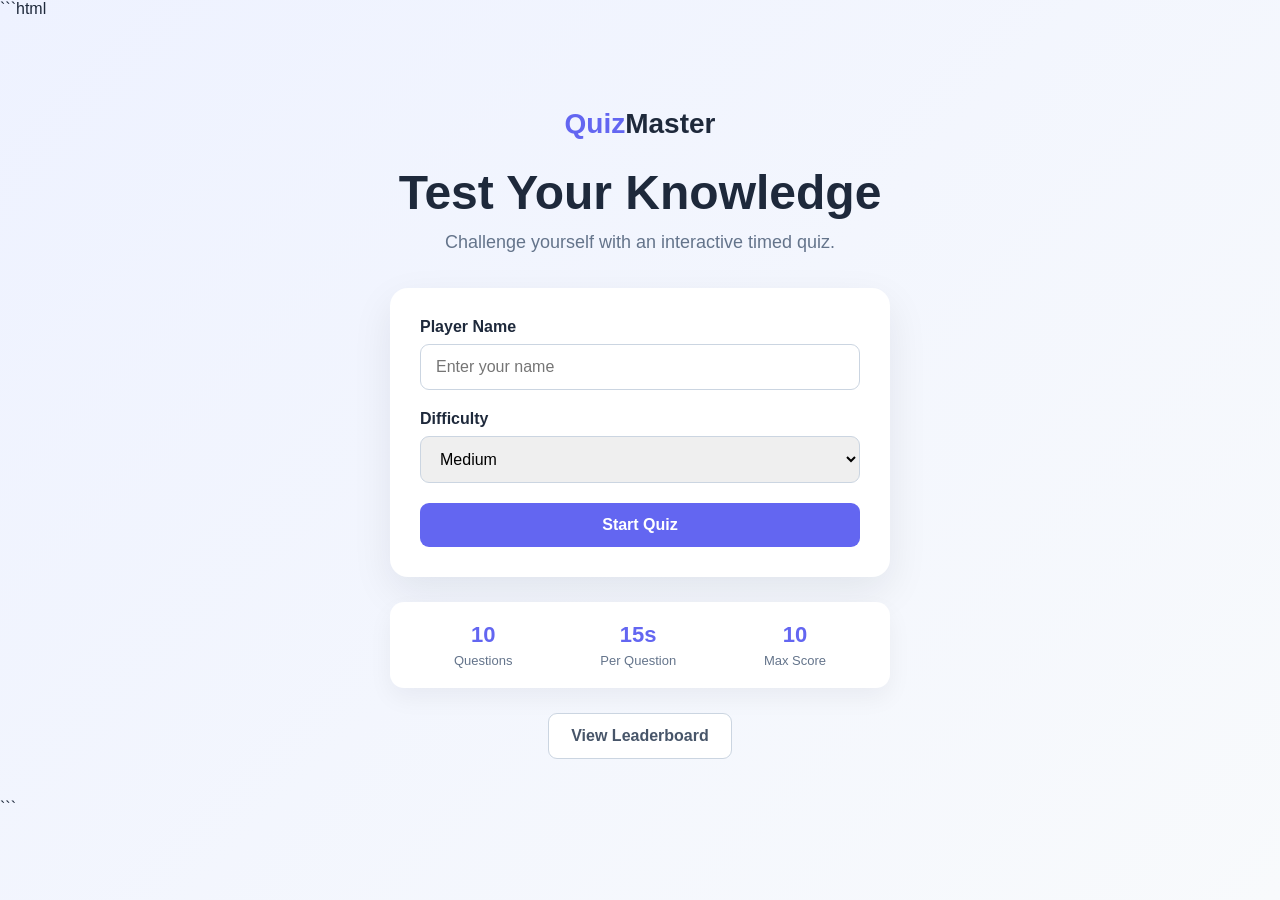
<file: Quiz System/index.html>
```html
<!DOCTYPE html>
<html lang="en">
<head>
    <meta charset="UTF-8">
    <meta name="viewport" content="width=device-width, initial-scale=1.0">
    <title>QuizMaster - Interactive Quiz</title>

    <link rel="stylesheet" href="style.css">
</head>

<body>

    <div class="container">

        <!-- ================= HOME SCREEN ================= -->
        <section id="home-screen" class="screen active">

            <div class="logo">
                <span>Quiz</span>Master
            </div>

            <h1>Test Your Knowledge</h1>

            <p class="subtitle">
                Challenge yourself with an interactive timed quiz.
            </p>

            <div class="setup-card">

                <div class="form-group">
                    <label for="player-name">Player Name</label>
                    <input
                        type="text"
                        id="player-name"
                        placeholder="Enter your name"
                        maxlength="20"
                    >
                </div>

                <div class="form-group">
                    <label for="difficulty">Difficulty</label>

                    <select id="difficulty">
                        <option value="easy">Easy</option>
                        <option value="medium" selected>Medium</option>
                        <option value="hard">Hard</option>
                    </select>
                </div>

                <button id="start-btn" class="primary-btn">
                    Start Quiz
                </button>

            </div>

            <div class="info-box">
                <div>
                    <strong>10</strong>
                    <span>Questions</span>
                </div>

                <div>
                    <strong>15s</strong>
                    <span>Per Question</span>
                </div>

                <div>
                    <strong>10</strong>
                    <span>Max Score</span>
                </div>
            </div>

            <button id="view-leaderboard-btn" class="secondary-btn">
                View Leaderboard
            </button>

        </section>


        <!-- ================= QUIZ SCREEN ================= -->
        <section id="quiz-screen" class="screen">

            <div class="quiz-header">

                <div>
                    <span class="small-label">Question</span>

                    <h2>
                        <span id="question-number">1</span>
                        / 10
                    </h2>
                </div>

                <div class="timer">
                    <span class="timer-icon">⏱</span>
                    <span id="timer">15</span>s
                </div>

            </div>


            <div class="progress-container">
                <div id="progress-bar"></div>
            </div>


            <div class="question-card">

                <div class="category" id="category">
                    Category
                </div>

                <h2 id="question">
                    Loading question...
                </h2>

                <div id="options" class="options">
                    <!-- Options generated by JavaScript -->
                </div>

            </div>


            <div class="quiz-footer">

                <span id="answered-text">
                    Select an answer
                </span>

                <button id="next-btn" class="primary-btn" disabled>
                    Next Question
                </button>

            </div>

        </section>


        <!-- ================= RESULT SCREEN ================= -->
        <section id="result-screen" class="screen">

            <div class="result-card">

                <div class="result-icon">
                    ✓
                </div>

                <h1>Quiz Completed!</h1>

                <p id="result-message">
                    Great job!
                </p>

                <div class="score-display">

                    <span>Your Score</span>

                    <strong>
                        <span id="final-score">0</span>
                        / 10
                    </strong>

                </div>


                <div class="result-stats">

                    <div>
                        <strong id="correct-count">0</strong>
                        <span>Correct</span>
                    </div>

                    <div>
                        <strong id="wrong-count">0</strong>
                        <span>Wrong</span>
                    </div>

                    <div>
                        <strong id="time-taken">0s</strong>
                        <span>Time</span>
                    </div>

                </div>


                <div class="result-actions">

                    <button id="play-again-btn" class="primary-btn">
                        Play Again
                    </button>

                    <button id="result-leaderboard-btn" class="secondary-btn">
                        Leaderboard
                    </button>

                </div>

            </div>

        </section>


        <!-- ================= LEADERBOARD SCREEN ================= -->
        <section id="leaderboard-screen" class="screen">

            <div class="leaderboard-header">

                <div>
                    <div class="logo">
                        <span>Quiz</span>Master
                    </div>

                    <h1>Leaderboard</h1>

                    <p>
                        Top quiz scores saved on this device.
                    </p>
                </div>

                <button id="back-home-btn" class="secondary-btn">
                    Back
                </button>

            </div>


            <div class="leaderboard-card">

                <div class="leaderboard-title">
                    <span>Rank</span>
                    <span>Player</span>
                    <span>Score</span>
                    <span>Date</span>
                </div>

                <div id="leaderboard-list">
                    <!-- Leaderboard generated by JavaScript -->
                </div>

                <div id="empty-leaderboard" class="empty-state">
                    No scores yet. Complete a quiz to appear here.
                </div>

            </div>


            <button id="reset-leaderboard-btn" class="danger-btn">
                Reset Leaderboard
            </button>

        </section>

    </div>


    <!-- Loading Overlay -->
    <div id="loading-overlay" class="loading-overlay">

        <div class="loader"></div>

        <h3>Loading Questions...</h3>

        <p>Fetching questions from the REST API</p>

    </div>


    <!-- JavaScript -->
    <script src="script.js"></script>

</body>
</html>
```
</file>
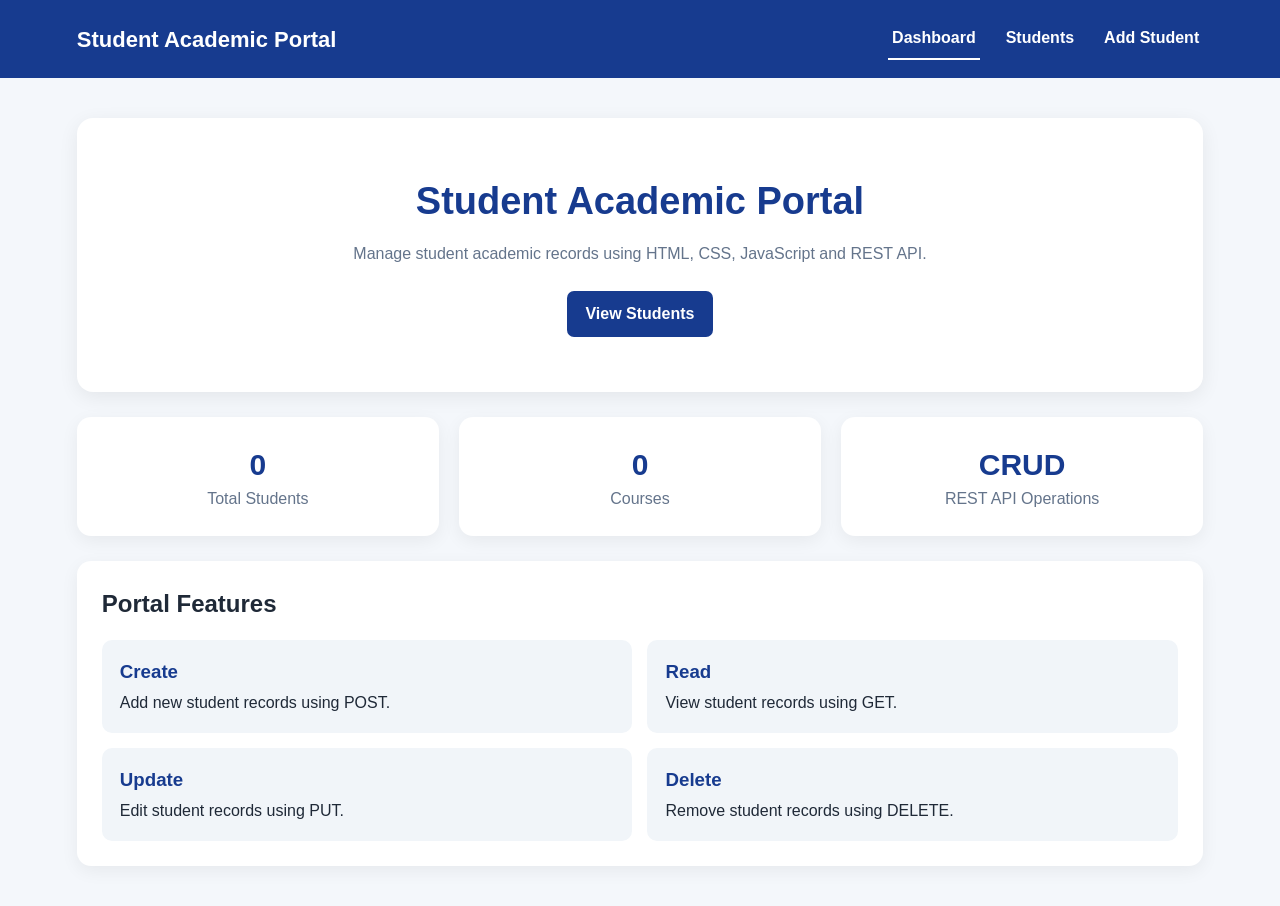
<file: student-academic-portal/index.html>
<!DOCTYPE html>
<html lang="en">
<head>
  <meta charset="UTF-8">
  <meta name="viewport" content="width=device-width, initial-scale=1.0">
  <title>Student Academic Portal - Dashboard</title>
  <link rel="stylesheet" href="style.css">
</head>
<body>
  <header class="navbar">
    <h2>Student Academic Portal</h2>
    <nav>
      <a class="active" href="index.html">Dashboard</a>
      <a href="students.html">Students</a>
      <a href="add-student.html">Add Student</a>
    </nav>
  </header>

  <main class="container">
    <section class="hero">
      <h1>Student Academic Portal</h1>
      <p>Manage student academic records using HTML, CSS, JavaScript and REST API.</p>
      <a class="btn" href="students.html">View Students</a>
    </section>

    <section class="stats">
      <div class="stat-card"><h3 id="totalStudents">--</h3><p>Total Students</p></div>
      <div class="stat-card"><h3 id="totalCourses">--</h3><p>Courses</p></div>
      <div class="stat-card"><h3>CRUD</h3><p>REST API Operations</p></div>
    </section>

    <section class="info-card">
      <h2>Portal Features</h2>
      <div class="feature-grid">
        <div><h3>Create</h3><p>Add new student records using POST.</p></div>
        <div><h3>Read</h3><p>View student records using GET.</p></div>
        <div><h3>Update</h3><p>Edit student records using PUT.</p></div>
        <div><h3>Delete</h3><p>Remove student records using DELETE.</p></div>
      </div>
    </section>
  </main>
  <script src="script.js"></script>
</body>
</html>
</file>
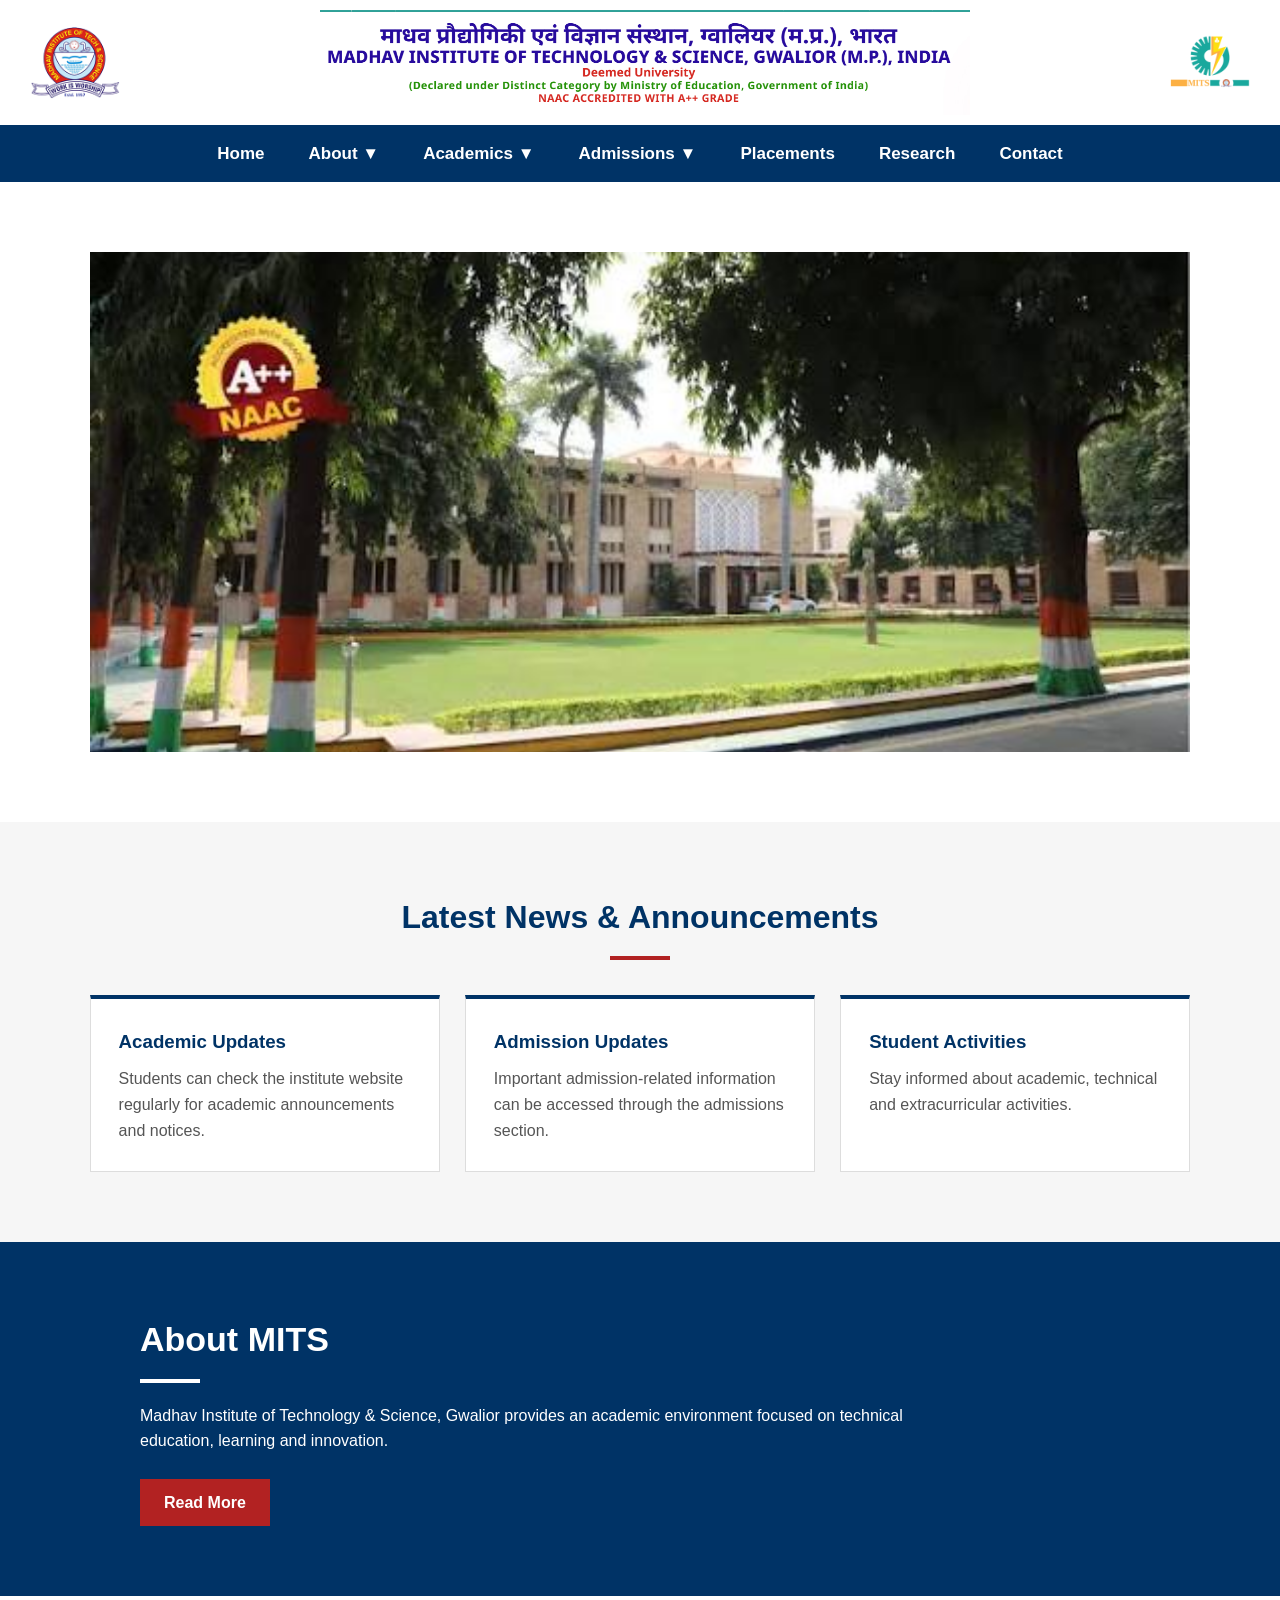
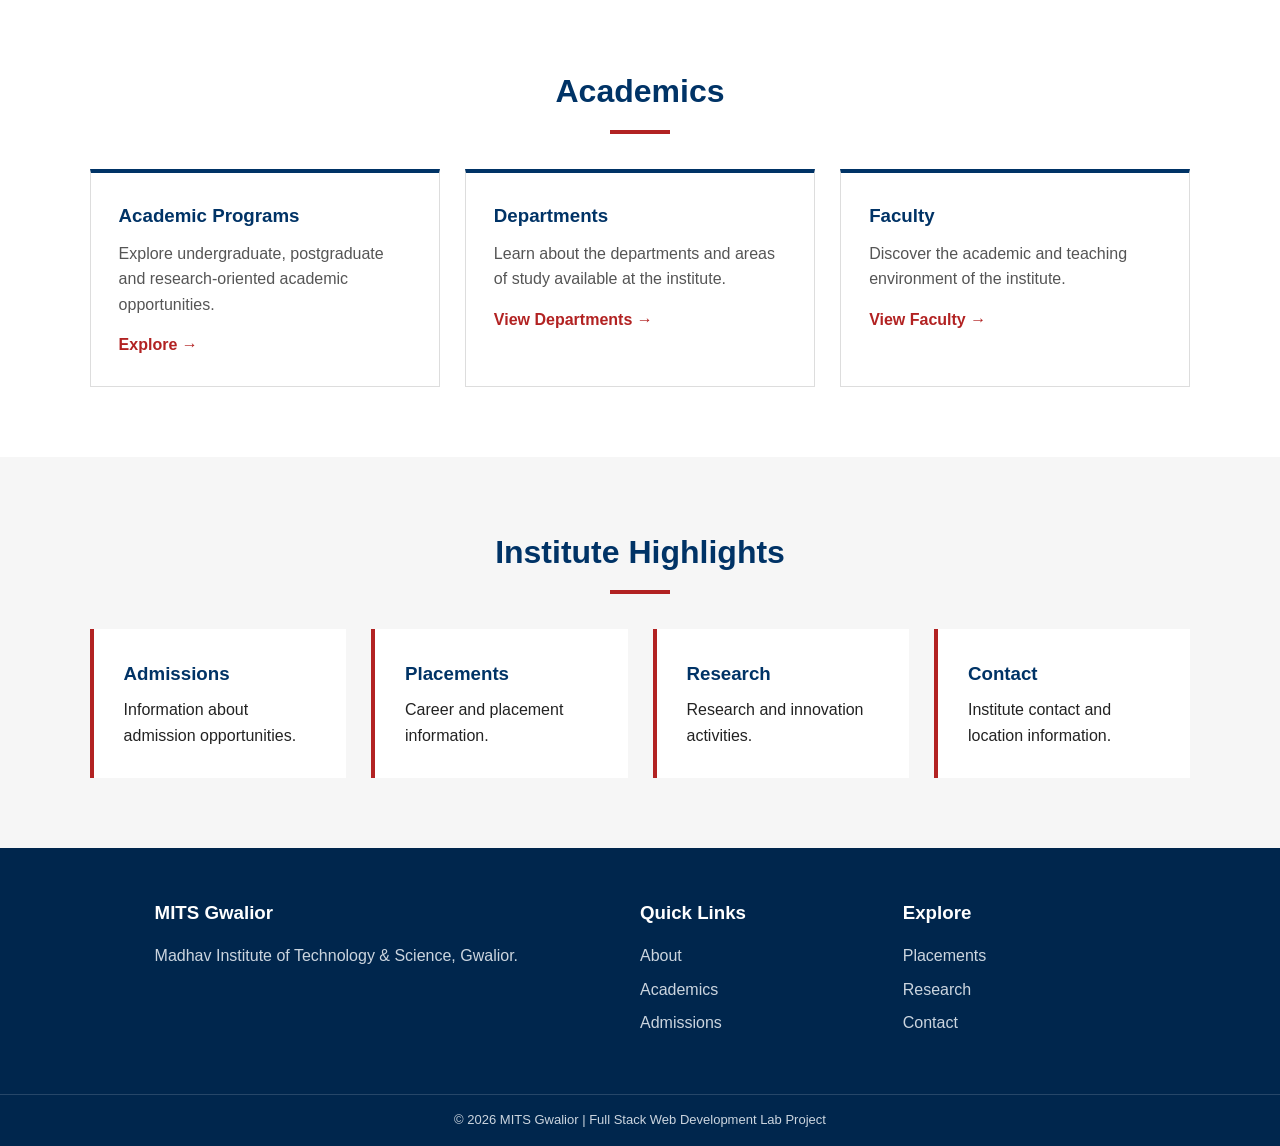
<file: Full-Stack-Web-Dev-MITS-Website/Full-Stack-Web-Dev-MITS/index.html>
<!DOCTYPE html>
<html lang="en">
<head>
    <meta charset="UTF-8">
    <meta name="viewport" content="width=device-width, initial-scale=1.0">
    <title>MITS Gwalior</title>
    <link rel="stylesheet" href="style.css">
</head>
<body>

<header>
    <div class="header">
        <img src="images/mits-logo.png" class="logo-left" alt="MITS Logo">
        <img src="images/headings.png" class="heading" alt="MITS Gwalior">
        <img src="images/flag_logo.png" class="logo-right" alt="Flag Logo">
    </div>
</header>

<nav>
    <ul>
        <li><a href="index.html">Home</a></li>

        <li class="dropdown">
            <a href="pages/about.html">About ▼</a>
            <ul class="dropdown-content">
                <li><a href="pages/about.html#vision">Vision & Mission</a></li>
                <li><a href="pages/about.html#history">History</a></li>
                <li><a href="pages/about.html#campus">Campus</a></li>
            </ul>
        </li>

        <li class="dropdown">
            <a href="pages/academics.html">Academics ▼</a>
            <ul class="dropdown-content">
                <li><a href="pages/academics.html#departments">Departments</a></li>
                <li><a href="pages/academics.html#faculty">Faculty</a></li>
                <li><a href="pages/academics.html#calendar">Academic Calendar</a></li>
                <li><a href="pages/academics.html#examination">Examination</a></li>
            </ul>
        </li>

        <li class="dropdown">
            <a href="pages/admissions.html">Admissions ▼</a>
            <ul class="dropdown-content">
                <li><a href="pages/admissions.html#ug">UG Admission</a></li>
                <li><a href="pages/admissions.html#pg">PG Admission</a></li>
                <li><a href="pages/admissions.html#fees">Fee Structure</a></li>
            </ul>
        </li>

        <li><a href="pages/placements.html">Placements</a></li>
        <li><a href="pages/research.html">Research</a></li>
        <li><a href="pages/contact.html">Contact</a></li>
    </ul>
</nav>

<section class="hero">
    <img src="images/banner.jpg" alt="MITS Banner">
</section>

<section class="news">
    <div class="section-title">
        <h2>Latest News & Announcements</h2>
        <span></span>
    </div>

    <div class="news-grid">
        <article class="card">
            <h3>Academic Updates</h3>
            <p>Students can check the institute website regularly for academic announcements and notices.</p>
        </article>
        <article class="card">
            <h3>Admission Updates</h3>
            <p>Important admission-related information can be accessed through the admissions section.</p>
        </article>
        <article class="card">
            <h3>Student Activities</h3>
            <p>Stay informed about academic, technical and extracurricular activities.</p>
        </article>
    </div>
</section>

<section class="about-preview">
    <div class="content">
        <div>
            <h2>About MITS</h2>
            <span class="line"></span>
            <p>Madhav Institute of Technology & Science, Gwalior provides an academic environment focused on technical education, learning and innovation.</p>
            <a class="button" href="pages/about.html">Read More</a>
        </div>
    </div>
</section>

<section class="academics-preview">
    <div class="section-title">
        <h2>Academics</h2>
        <span></span>
    </div>

    <div class="feature-grid">
        <div class="feature-card">
            <h3>Academic Programs</h3>
            <p>Explore undergraduate, postgraduate and research-oriented academic opportunities.</p>
            <a href="pages/academics.html">Explore →</a>
        </div>
        <div class="feature-card">
            <h3>Departments</h3>
            <p>Learn about the departments and areas of study available at the institute.</p>
            <a href="pages/academics.html#departments">View Departments →</a>
        </div>
        <div class="feature-card">
            <h3>Faculty</h3>
            <p>Discover the academic and teaching environment of the institute.</p>
            <a href="pages/academics.html#faculty">View Faculty →</a>
        </div>
    </div>
</section>

<section class="highlights">
    <div class="section-title">
        <h2>Institute Highlights</h2>
        <span></span>
    </div>

    <div class="highlight-grid">
        <a href="pages/admissions.html" class="highlight-card">
            <h3>Admissions</h3>
            <p>Information about admission opportunities.</p>
        </a>
        <a href="pages/placements.html" class="highlight-card">
            <h3>Placements</h3>
            <p>Career and placement information.</p>
        </a>
        <a href="pages/research.html" class="highlight-card">
            <h3>Research</h3>
            <p>Research and innovation activities.</p>
        </a>
        <a href="pages/contact.html" class="highlight-card">
            <h3>Contact</h3>
            <p>Institute contact and location information.</p>
        </a>
    </div>
</section>

<footer>
    <div class="footer-grid">
        <div>
            <h3>MITS Gwalior</h3>
            <p>Madhav Institute of Technology & Science, Gwalior.</p>
        </div>
        <div>
            <h3>Quick Links</h3>
            <a href="pages/about.html">About</a>
            <a href="pages/academics.html">Academics</a>
            <a href="pages/admissions.html">Admissions</a>
        </div>
        <div>
            <h3>Explore</h3>
            <a href="pages/placements.html">Placements</a>
            <a href="pages/research.html">Research</a>
            <a href="pages/contact.html">Contact</a>
        </div>
    </div>
    <div class="footer-bottom">
        <p>© 2026 MITS Gwalior | Full Stack Web Development Lab Project</p>
    </div>
</footer>

</body>
</html>
</file>
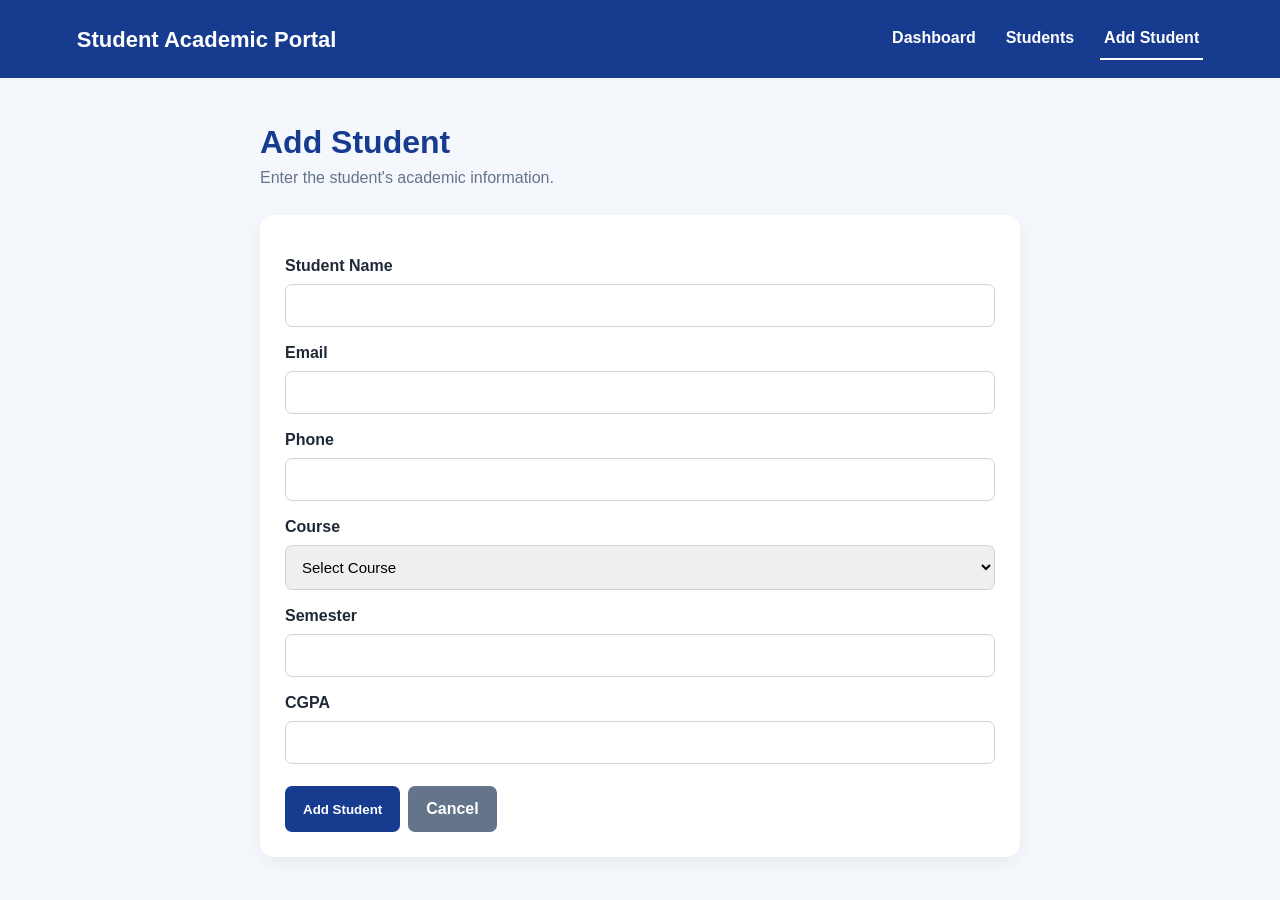
<file: student-academic-portal/add-student.html>
<!DOCTYPE html>
<html lang="en">
<head>
  <meta charset="UTF-8">
  <meta name="viewport" content="width=device-width, initial-scale=1.0">
  <title>Add Student - Academic Portal</title>
  <link rel="stylesheet" href="style.css">
</head>
<body>
  <header class="navbar">
    <h2>Student Academic Portal</h2>
    <nav>
      <a href="index.html">Dashboard</a>
      <a href="students.html">Students</a>
      <a class="active" href="add-student.html">Add Student</a>
    </nav>
  </header>

  <main class="container narrow">
    <div class="page-header"><div><h1>Add Student</h1><p>Enter the student's academic information.</p></div></div>

    <form id="addStudentForm" class="form-card">
      <label>Student Name</label>
      <input name="name" type="text" required>

      <label>Email</label>
      <input name="email" type="email" required>

      <label>Phone</label>
      <input name="phone" type="text" required>

      <label>Course</label>
      <select name="course" required>
        <option value="">Select Course</option>
        <option>B.Tech</option>
        <option>BCA</option>
        <option>MCA</option>
        <option>BBA</option>
        <option>MBA</option>
      </select>

      <label>Semester</label>
      <input name="semester" type="number" min="1" max="12" required>

      <label>CGPA</label>
      <input name="cgpa" type="number" min="0" max="10" step="0.01" required>

      <div class="form-actions">
        <button class="btn" type="submit">Add Student</button>
        <a class="btn secondary" href="students.html">Cancel</a>
      </div>
    </form>
  </main>
  <script src="script.js"></script>
</body>
</html>
</file>
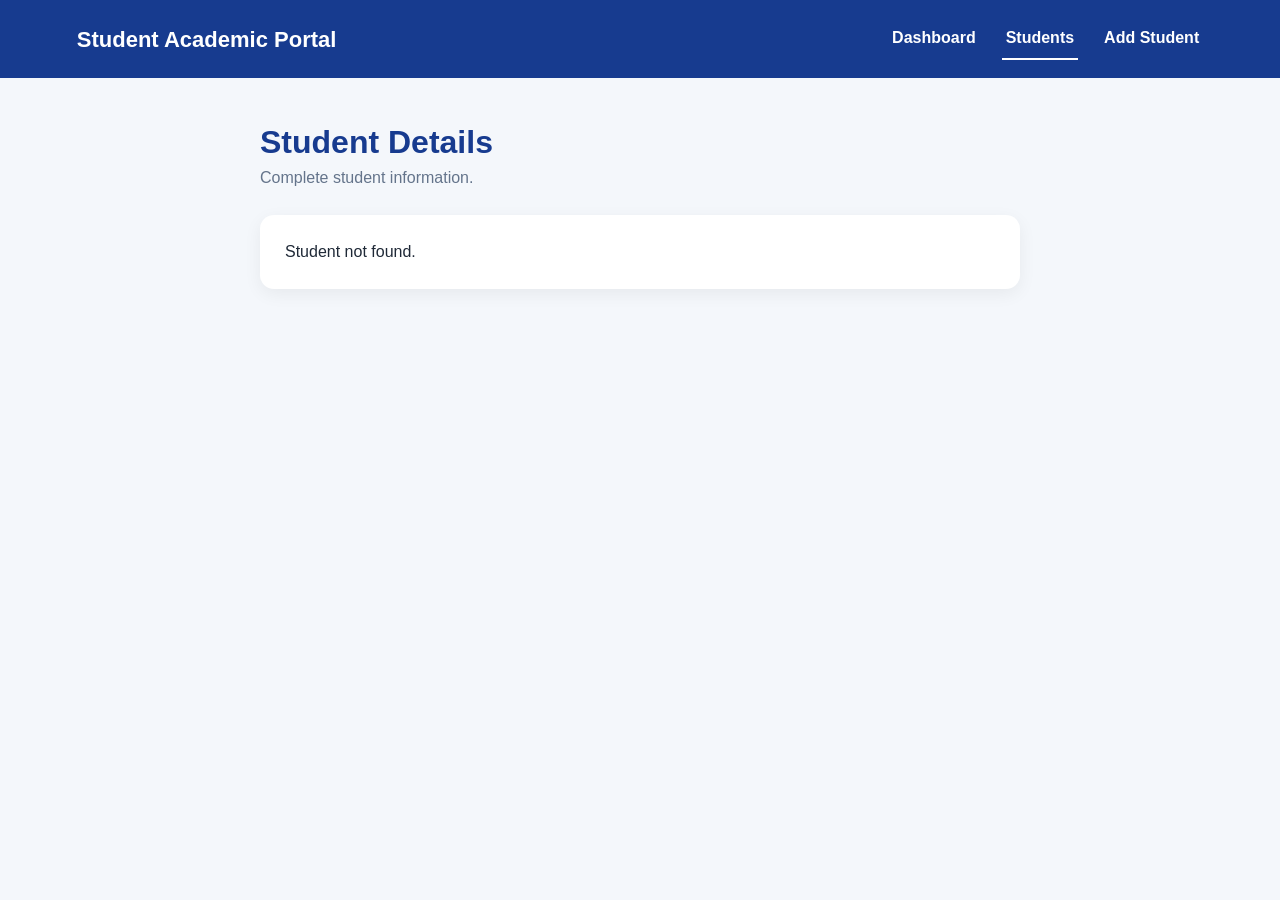
<file: student-academic-portal/details.html>
<!DOCTYPE html>
<html lang="en">
<head>
  <meta charset="UTF-8">
  <meta name="viewport" content="width=device-width, initial-scale=1.0">
  <title>Student Details - Academic Portal</title>
  <link rel="stylesheet" href="style.css">
</head>
<body>
  <header class="navbar">
    <h2>Student Academic Portal</h2>
    <nav>
      <a href="index.html">Dashboard</a>
      <a class="active" href="students.html">Students</a>
      <a href="add-student.html">Add Student</a>
    </nav>
  </header>

  <main class="container narrow">
    <div class="page-header"><div><h1>Student Details</h1><p>Complete student information.</p></div></div>
    <div id="studentDetails" class="details-card">Loading...</div>
  </main>
  <script src="script.js"></script>
</body>
</html>
</file>
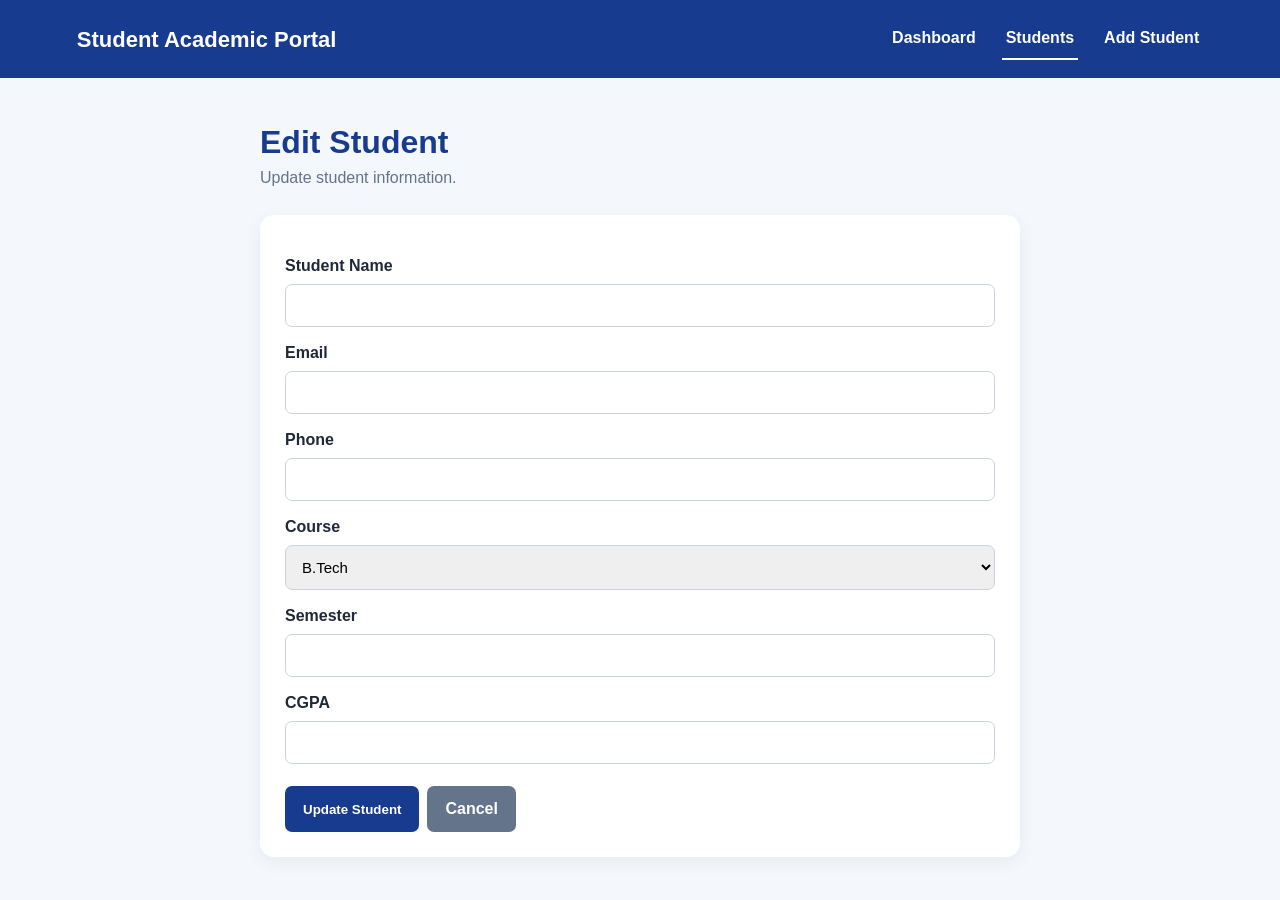
<file: student-academic-portal/edit-student.html>
<!DOCTYPE html>
<html lang="en">
<head>
  <meta charset="UTF-8">
  <meta name="viewport" content="width=device-width, initial-scale=1.0">
  <title>Edit Student - Academic Portal</title>
  <link rel="stylesheet" href="style.css">
</head>
<body>
  <header class="navbar">
    <h2>Student Academic Portal</h2>
    <nav>
      <a href="index.html">Dashboard</a>
      <a class="active" href="students.html">Students</a>
      <a href="add-student.html">Add Student</a>
    </nav>
  </header>

  <main class="container narrow">
    <div class="page-header"><div><h1>Edit Student</h1><p>Update student information.</p></div></div>

    <form id="editStudentForm" class="form-card">
      <label>Student Name</label>
      <input id="editName" name="name" type="text" required>

      <label>Email</label>
      <input id="editEmail" name="email" type="email" required>

      <label>Phone</label>
      <input id="editPhone" name="phone" type="text" required>

      <label>Course</label>
      <select id="editCourse" name="course" required>
        <option>B.Tech</option><option>BCA</option><option>MCA</option><option>BBA</option><option>MBA</option>
      </select>

      <label>Semester</label>
      <input id="editSemester" name="semester" type="number" min="1" max="12" required>

      <label>CGPA</label>
      <input id="editCgpa" name="cgpa" type="number" min="0" max="10" step="0.01" required>

      <div class="form-actions">
        <button class="btn" type="submit">Update Student</button>
        <a class="btn secondary" href="students.html">Cancel</a>
      </div>
    </form>
  </main>
  <script src="script.js"></script>
</body>
</html>
</file>
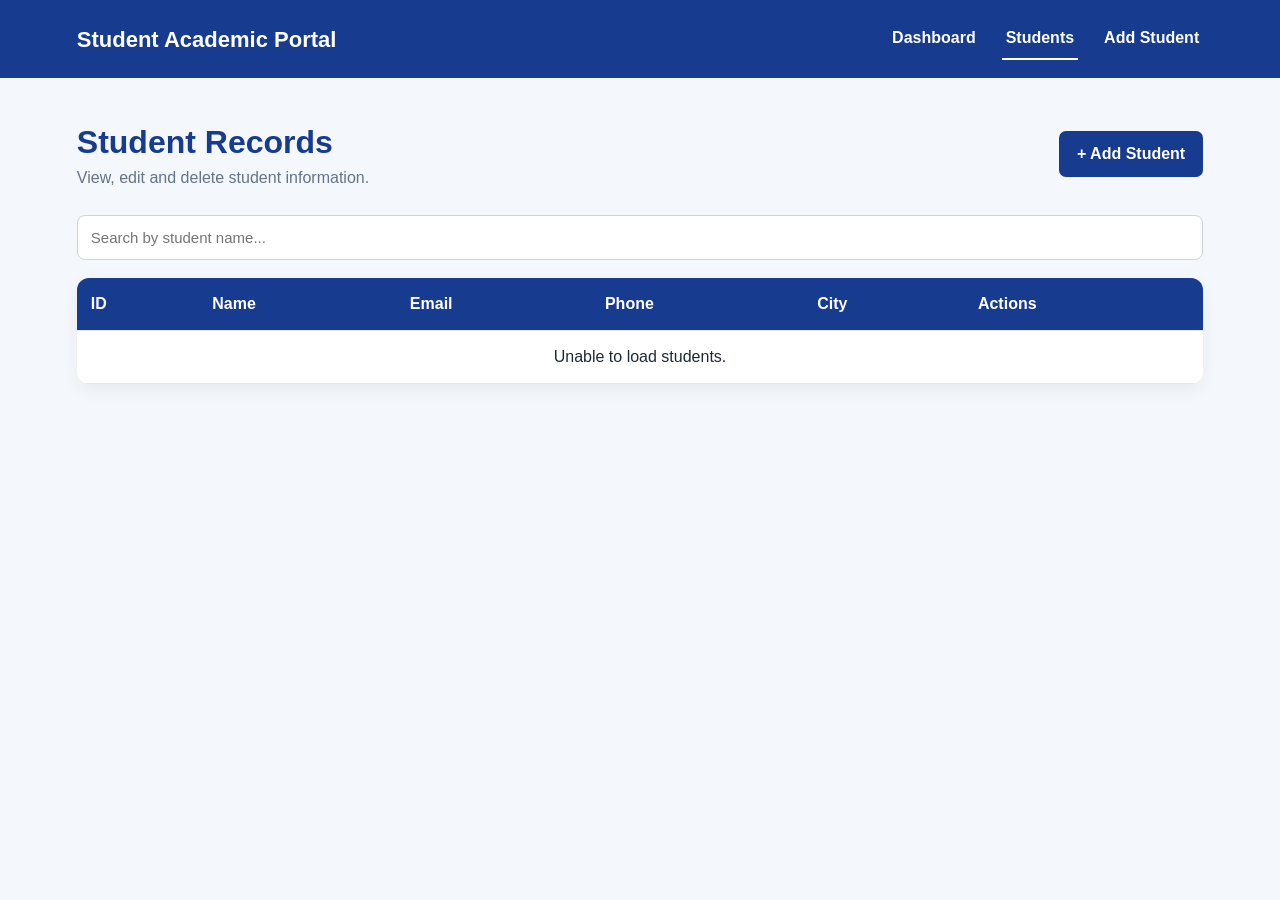
<file: student-academic-portal/students.html>
<!DOCTYPE html>
<html lang="en">
<head>
  <meta charset="UTF-8">
  <meta name="viewport" content="width=device-width, initial-scale=1.0">
  <title>Students - Academic Portal</title>
  <link rel="stylesheet" href="style.css">
</head>
<body>
  <header class="navbar">
    <h2>Student Academic Portal</h2>
    <nav>
      <a href="index.html">Dashboard</a>
      <a class="active" href="students.html">Students</a>
      <a href="add-student.html">Add Student</a>
    </nav>
  </header>

  <main class="container">
    <div class="page-header">
      <div>
        <h1>Student Records</h1>
        <p>View, edit and delete student information.</p>
      </div>
      <a class="btn" href="add-student.html">+ Add Student</a>
    </div>

    <input id="searchInput" class="search" type="text" placeholder="Search by student name...">

    <div class="table-wrapper">
      <table>
        <thead>
          <tr>
            <th>ID</th><th>Name</th><th>Email</th><th>Phone</th><th>City</th><th>Actions</th>
          </tr>
        </thead>
        <tbody id="studentTableBody">
          <tr><td colspan="6" class="center">Loading...</td></tr>
        </tbody>
      </table>
    </div>
  </main>
  <script src="script.js"></script>
</body>
</html>
</file>
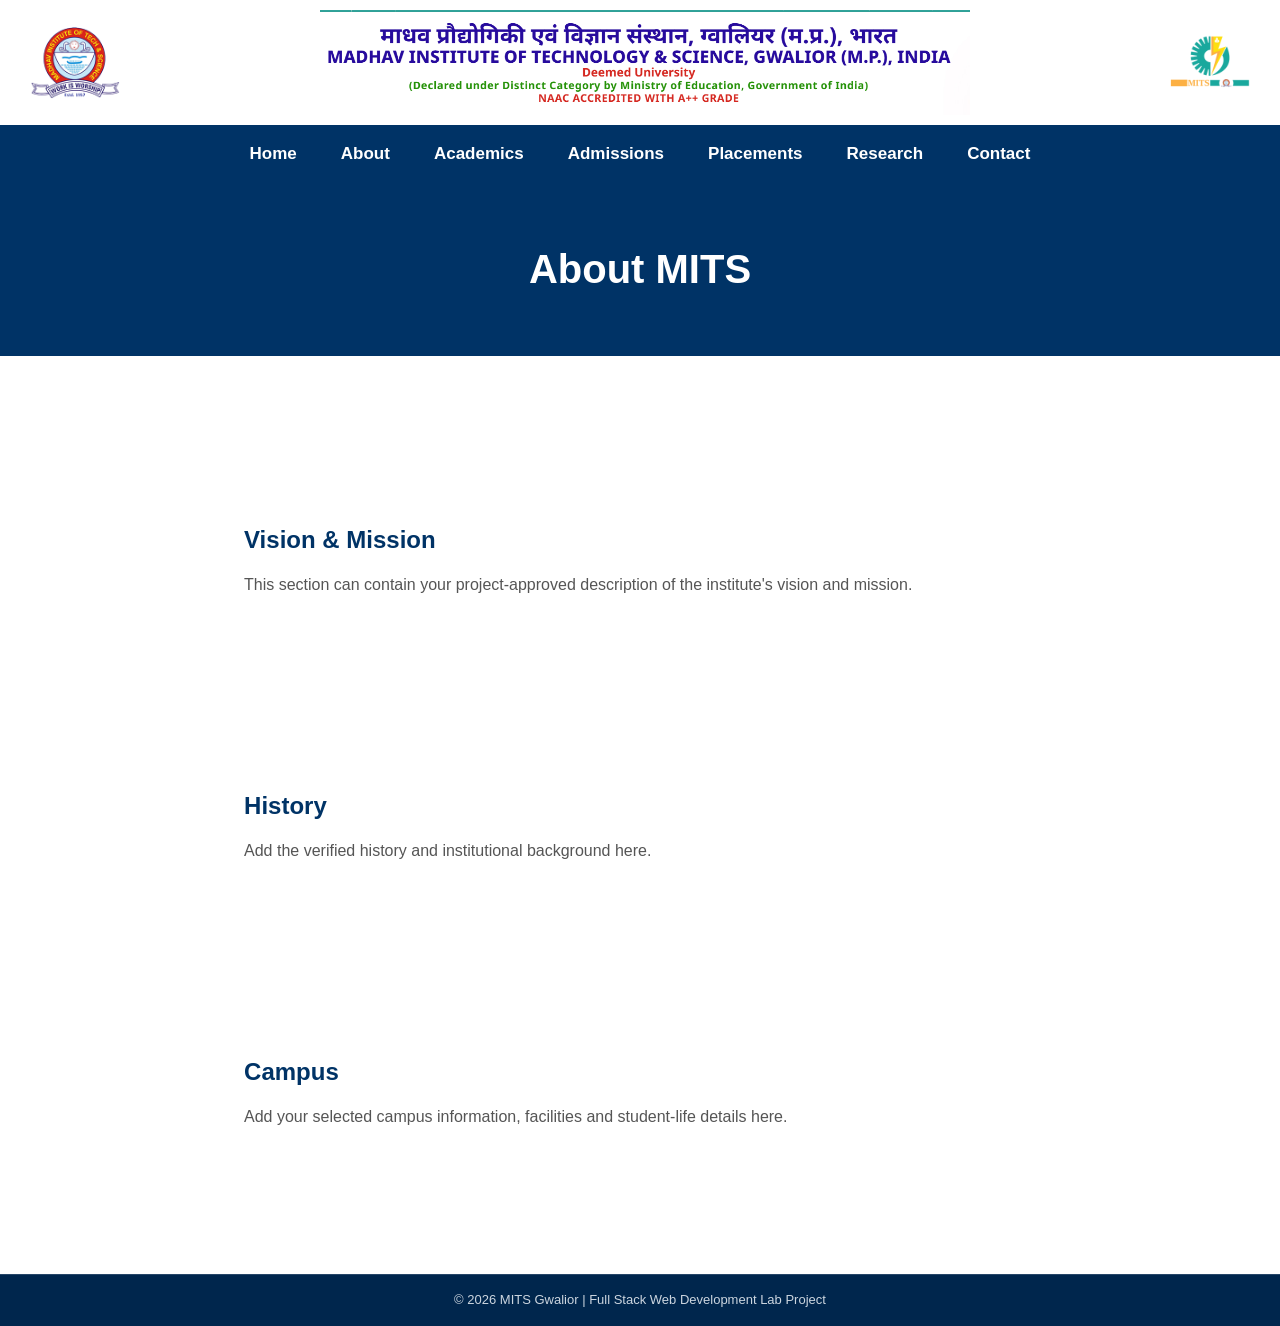
<file: Full-Stack-Web-Dev-MITS-Website/Full-Stack-Web-Dev-MITS/pages/about.html>
<!DOCTYPE html>
<html lang="en">
<head>
<meta charset="UTF-8">
<meta name="viewport" content="width=device-width, initial-scale=1.0">
<title>About MITS</title>
<link rel="stylesheet" href="../style.css">
</head>
<body>
<header><div class="header">
<img src="../images/mits-logo.png" class="logo-left" alt="MITS Logo">
<img src="../images/headings.png" class="heading" alt="MITS Gwalior">
<img src="../images/flag_logo.png" class="logo-right" alt="Flag Logo">
</div></header>
<nav><ul>
<li><a href="../index.html">Home</a></li>
<li><a href="about.html">About</a></li>
<li><a href="academics.html">Academics</a></li>
<li><a href="admissions.html">Admissions</a></li>
<li><a href="placements.html">Placements</a></li>
<li><a href="research.html">Research</a></li>
<li><a href="contact.html">Contact</a></li>
</ul></nav>

<div class="page-banner"><h1>About MITS</h1></div>
<main class="page-content">
<section id="vision">
<h2>Vision & Mission</h2>
<p>This section can contain your project-approved description of the institute's vision and mission.</p>
</section>
<section id="history">
<h2>History</h2>
<p>Add the verified history and institutional background here.</p>
</section>
<section id="campus">
<h2>Campus</h2>
<p>Add your selected campus information, facilities and student-life details here.</p>
</section>
</main>

<footer><div class="footer-bottom"><p>© 2026 MITS Gwalior | Full Stack Web Development Lab Project</p></div></footer>
</body>
</html>
</file>
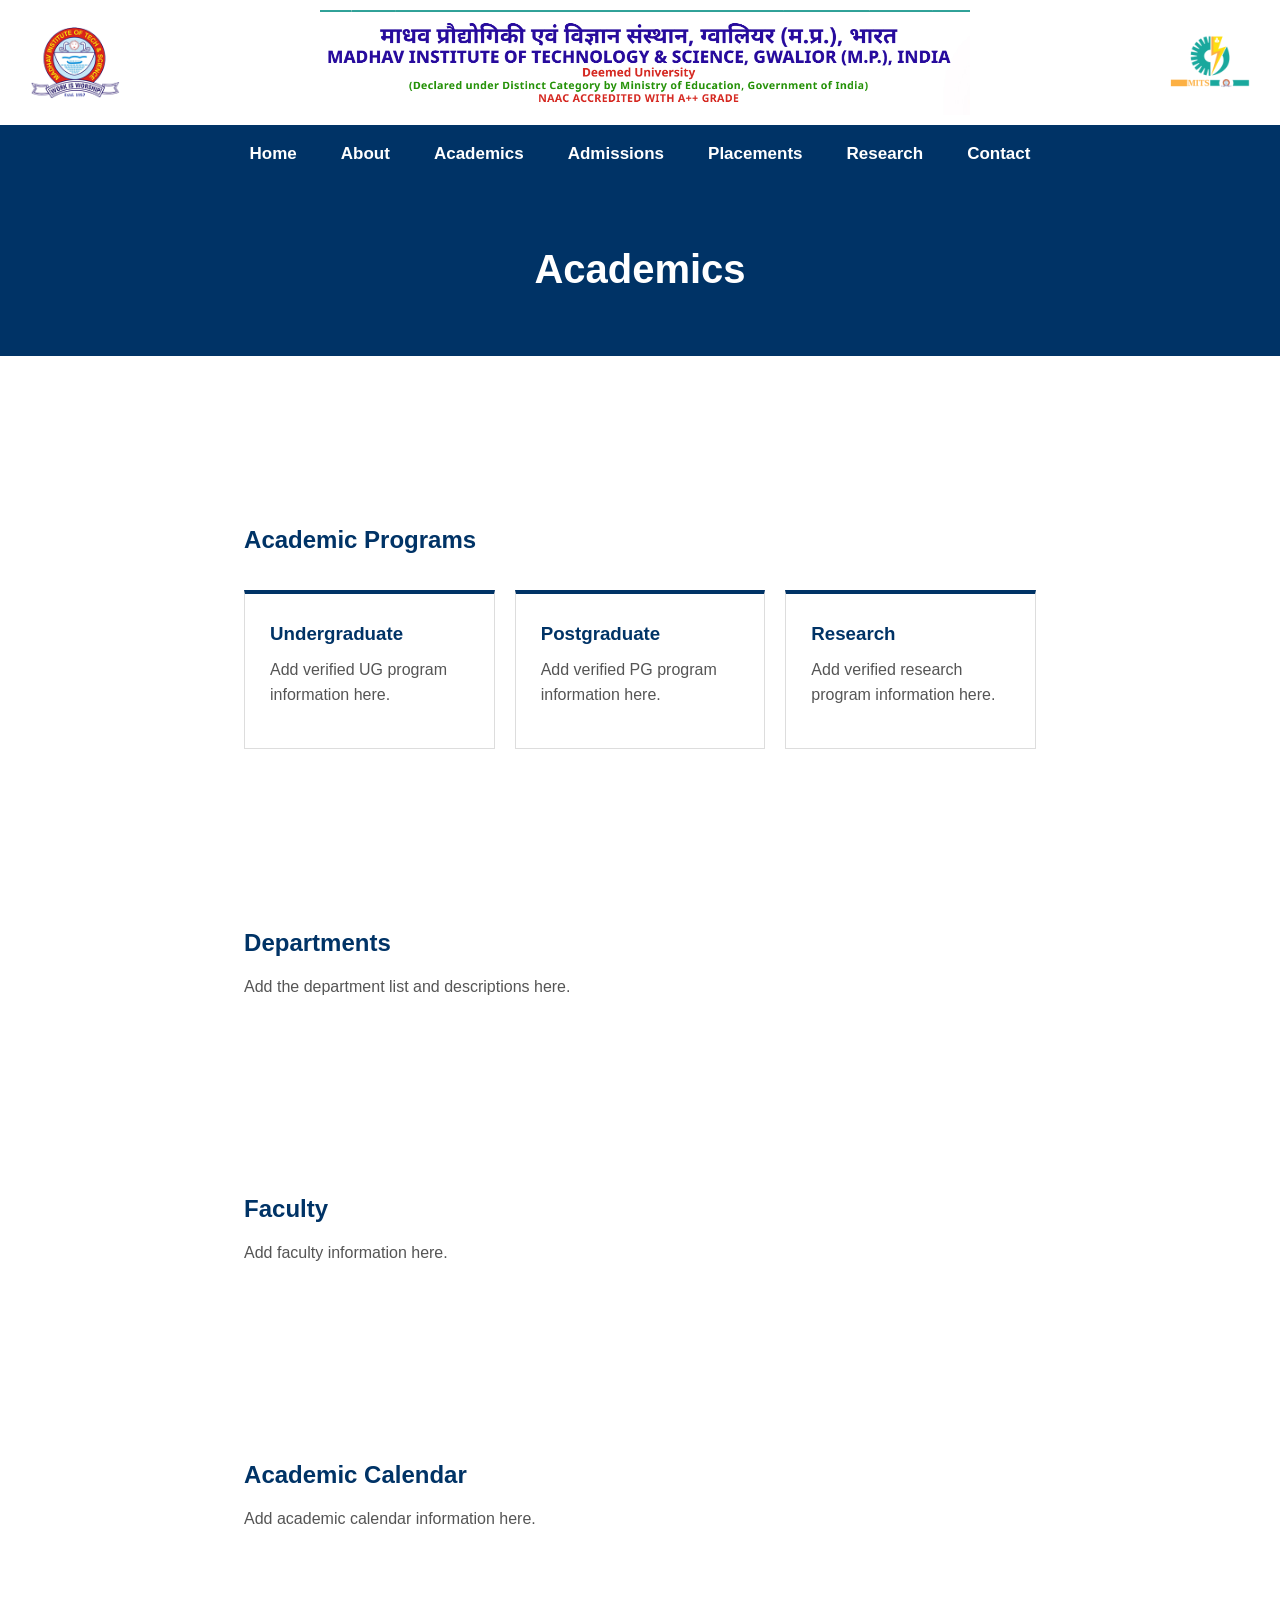
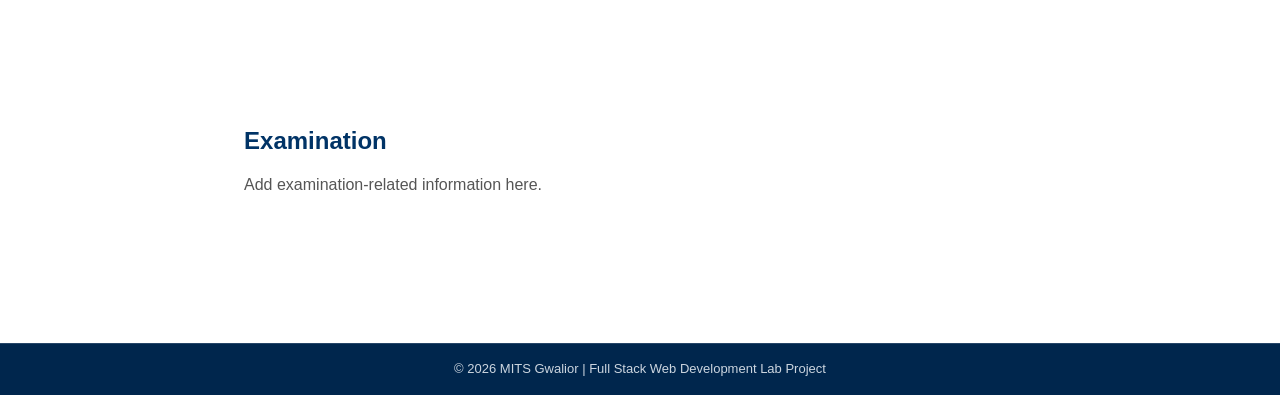
<file: Full-Stack-Web-Dev-MITS-Website/Full-Stack-Web-Dev-MITS/pages/academics.html>
<!DOCTYPE html>
<html lang="en">
<head>
<meta charset="UTF-8">
<meta name="viewport" content="width=device-width, initial-scale=1.0">
<title>Academics | MITS</title>
<link rel="stylesheet" href="../style.css">
</head>
<body>
<header><div class="header">
<img src="../images/mits-logo.png" class="logo-left" alt="MITS Logo">
<img src="../images/headings.png" class="heading" alt="MITS Gwalior">
<img src="../images/flag_logo.png" class="logo-right" alt="Flag Logo">
</div></header>
<nav><ul>
<li><a href="../index.html">Home</a></li>
<li><a href="about.html">About</a></li>
<li><a href="academics.html">Academics</a></li>
<li><a href="admissions.html">Admissions</a></li>
<li><a href="placements.html">Placements</a></li>
<li><a href="research.html">Research</a></li>
<li><a href="contact.html">Contact</a></li>
</ul></nav>

<div class="page-banner"><h1>Academics</h1></div>
<main class="page-content">
<section>
<h2>Academic Programs</h2>
<div class="info-grid">
<div class="info-card"><h3>Undergraduate</h3><p>Add verified UG program information here.</p></div>
<div class="info-card"><h3>Postgraduate</h3><p>Add verified PG program information here.</p></div>
<div class="info-card"><h3>Research</h3><p>Add verified research program information here.</p></div>
</div>
</section>
<section id="departments"><h2>Departments</h2><p>Add the department list and descriptions here.</p></section>
<section id="faculty"><h2>Faculty</h2><p>Add faculty information here.</p></section>
<section id="calendar"><h2>Academic Calendar</h2><p>Add academic calendar information here.</p></section>
<section id="examination"><h2>Examination</h2><p>Add examination-related information here.</p></section>
</main>

<footer><div class="footer-bottom"><p>© 2026 MITS Gwalior | Full Stack Web Development Lab Project</p></div></footer>
</body>
</html>
</file>
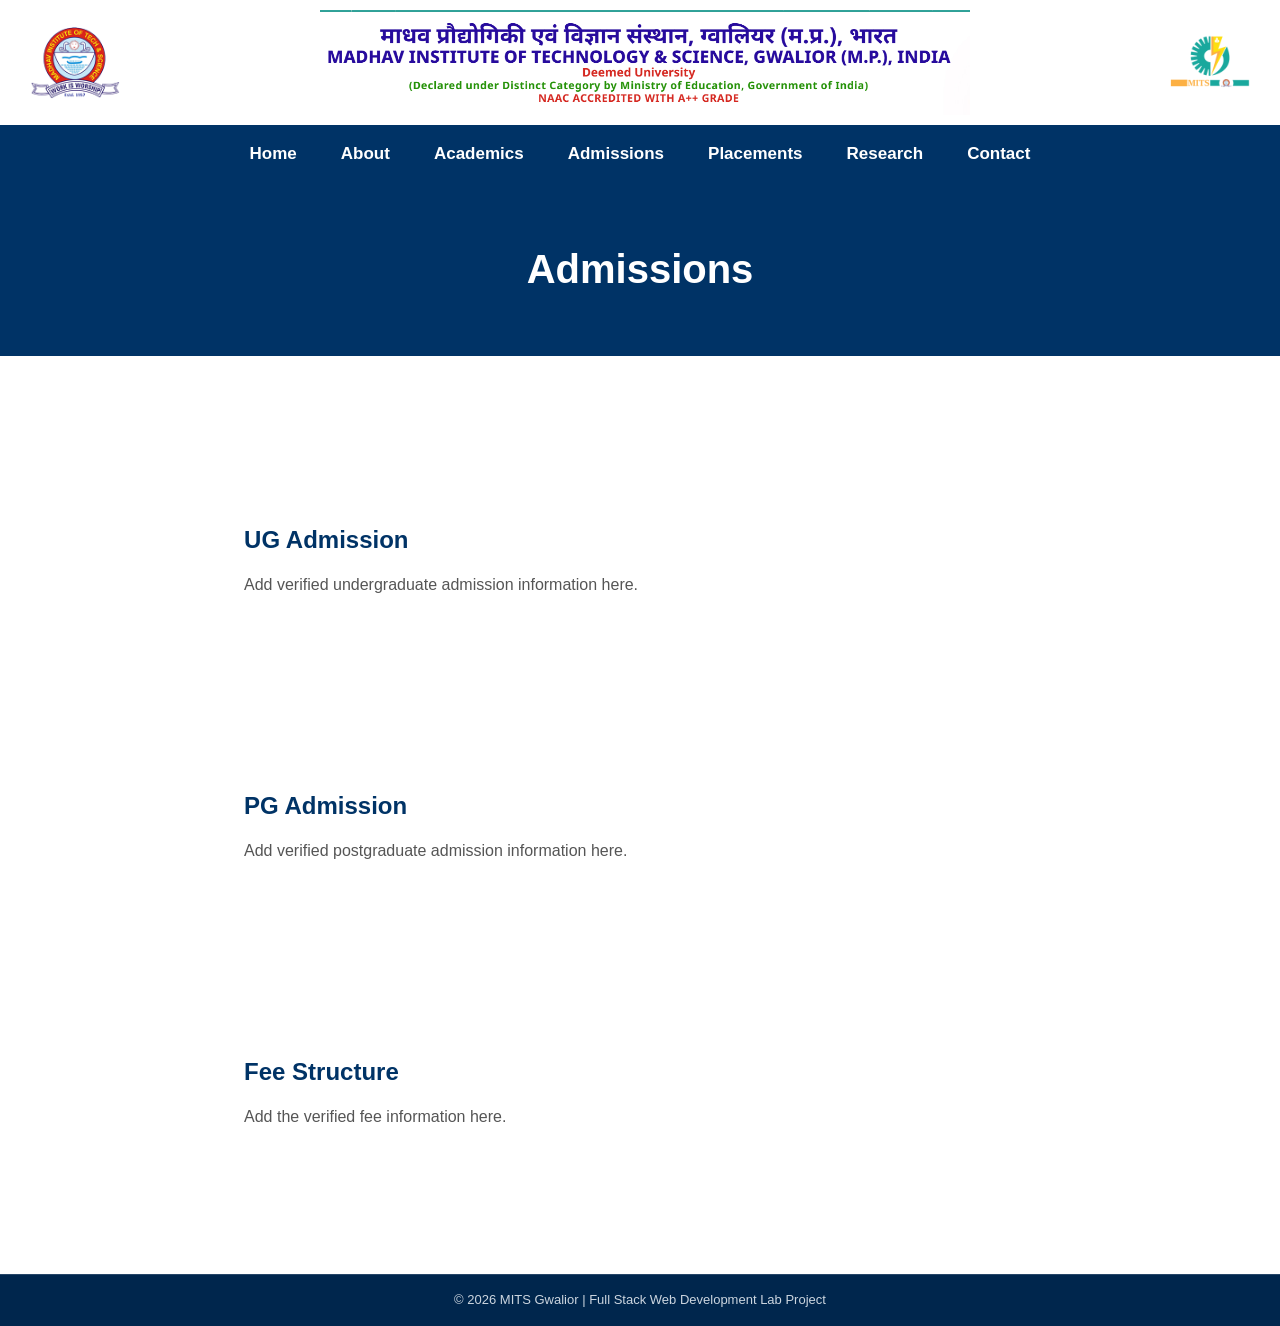
<file: Full-Stack-Web-Dev-MITS-Website/Full-Stack-Web-Dev-MITS/pages/admissions.html>
<!DOCTYPE html>
<html lang="en">
<head>
<meta charset="UTF-8">
<meta name="viewport" content="width=device-width, initial-scale=1.0">
<title>Admissions | MITS</title>
<link rel="stylesheet" href="../style.css">
</head>
<body>
<header><div class="header">
<img src="../images/mits-logo.png" class="logo-left" alt="MITS Logo">
<img src="../images/headings.png" class="heading" alt="MITS Gwalior">
<img src="../images/flag_logo.png" class="logo-right" alt="Flag Logo">
</div></header>
<nav><ul>
<li><a href="../index.html">Home</a></li>
<li><a href="about.html">About</a></li>
<li><a href="academics.html">Academics</a></li>
<li><a href="admissions.html">Admissions</a></li>
<li><a href="placements.html">Placements</a></li>
<li><a href="research.html">Research</a></li>
<li><a href="contact.html">Contact</a></li>
</ul></nav>

<div class="page-banner"><h1>Admissions</h1></div>
<main class="page-content">
<section id="ug"><h2>UG Admission</h2><p>Add verified undergraduate admission information here.</p></section>
<section id="pg"><h2>PG Admission</h2><p>Add verified postgraduate admission information here.</p></section>
<section id="fees"><h2>Fee Structure</h2><p>Add the verified fee information here.</p></section>
</main>

<footer><div class="footer-bottom"><p>© 2026 MITS Gwalior | Full Stack Web Development Lab Project</p></div></footer>
</body>
</html>
</file>
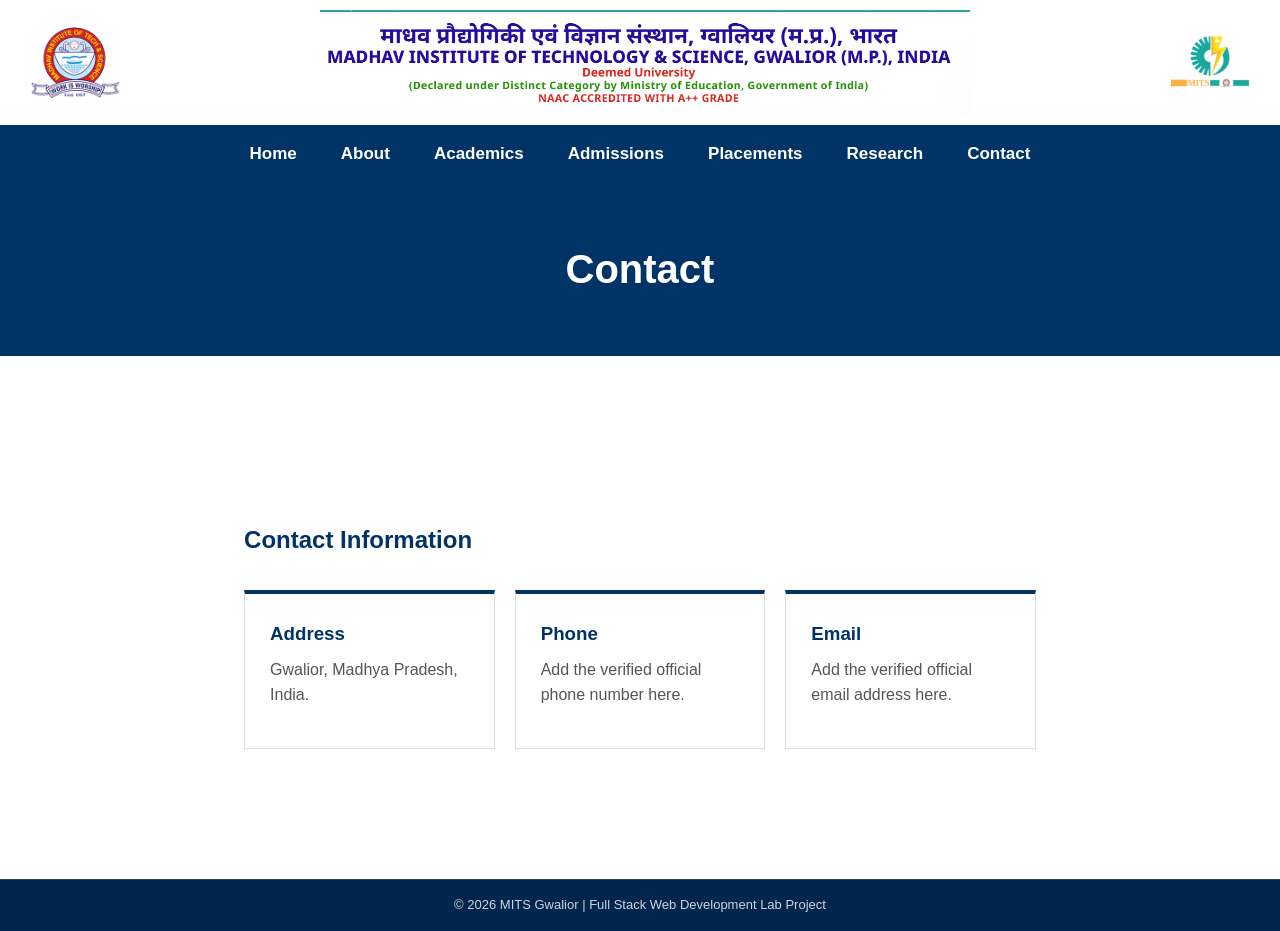
<file: Full-Stack-Web-Dev-MITS-Website/Full-Stack-Web-Dev-MITS/pages/contact.html>
<!DOCTYPE html>
<html lang="en">
<head>
<meta charset="UTF-8">
<meta name="viewport" content="width=device-width, initial-scale=1.0">
<title>Contact | MITS</title>
<link rel="stylesheet" href="../style.css">
</head>
<body>
<header><div class="header">
<img src="../images/mits-logo.png" class="logo-left" alt="MITS Logo">
<img src="../images/headings.png" class="heading" alt="MITS Gwalior">
<img src="../images/flag_logo.png" class="logo-right" alt="Flag Logo">
</div></header>
<nav><ul>
<li><a href="../index.html">Home</a></li>
<li><a href="about.html">About</a></li>
<li><a href="academics.html">Academics</a></li>
<li><a href="admissions.html">Admissions</a></li>
<li><a href="placements.html">Placements</a></li>
<li><a href="research.html">Research</a></li>
<li><a href="contact.html">Contact</a></li>
</ul></nav>

<div class="page-banner"><h1>Contact</h1></div>
<main class="page-content">
<section>
<h2>Contact Information</h2>
<div class="info-grid">
<div class="info-card"><h3>Address</h3><p>Gwalior, Madhya Pradesh, India.</p></div>
<div class="info-card"><h3>Phone</h3><p>Add the verified official phone number here.</p></div>
<div class="info-card"><h3>Email</h3><p>Add the verified official email address here.</p></div>
</div>
</section>
</main>

<footer><div class="footer-bottom"><p>© 2026 MITS Gwalior | Full Stack Web Development Lab Project</p></div></footer>
</body>
</html>
</file>
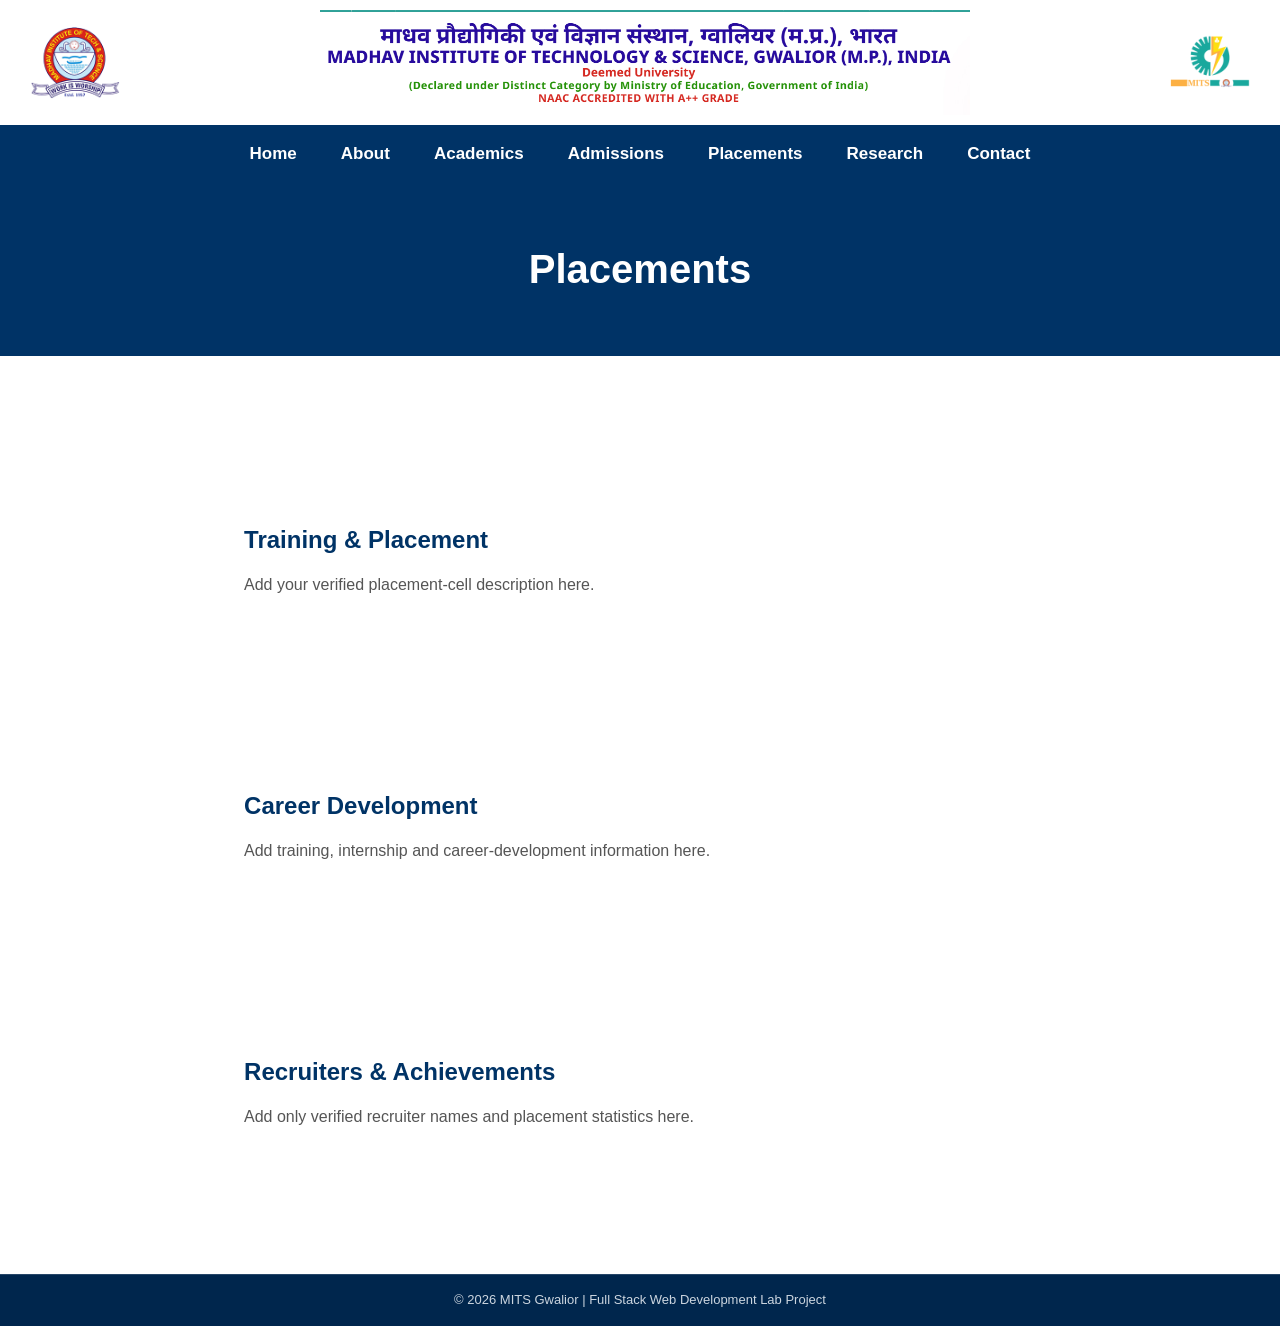
<file: Full-Stack-Web-Dev-MITS-Website/Full-Stack-Web-Dev-MITS/pages/placements.html>
<!DOCTYPE html>
<html lang="en">
<head>
<meta charset="UTF-8">
<meta name="viewport" content="width=device-width, initial-scale=1.0">
<title>Placements | MITS</title>
<link rel="stylesheet" href="../style.css">
</head>
<body>
<header><div class="header">
<img src="../images/mits-logo.png" class="logo-left" alt="MITS Logo">
<img src="../images/headings.png" class="heading" alt="MITS Gwalior">
<img src="../images/flag_logo.png" class="logo-right" alt="Flag Logo">
</div></header>
<nav><ul>
<li><a href="../index.html">Home</a></li>
<li><a href="about.html">About</a></li>
<li><a href="academics.html">Academics</a></li>
<li><a href="admissions.html">Admissions</a></li>
<li><a href="placements.html">Placements</a></li>
<li><a href="research.html">Research</a></li>
<li><a href="contact.html">Contact</a></li>
</ul></nav>

<div class="page-banner"><h1>Placements</h1></div>
<main class="page-content">
<section><h2>Training & Placement</h2><p>Add your verified placement-cell description here.</p></section>
<section><h2>Career Development</h2><p>Add training, internship and career-development information here.</p></section>
<section><h2>Recruiters & Achievements</h2><p>Add only verified recruiter names and placement statistics here.</p></section>
</main>

<footer><div class="footer-bottom"><p>© 2026 MITS Gwalior | Full Stack Web Development Lab Project</p></div></footer>
</body>
</html>
</file>
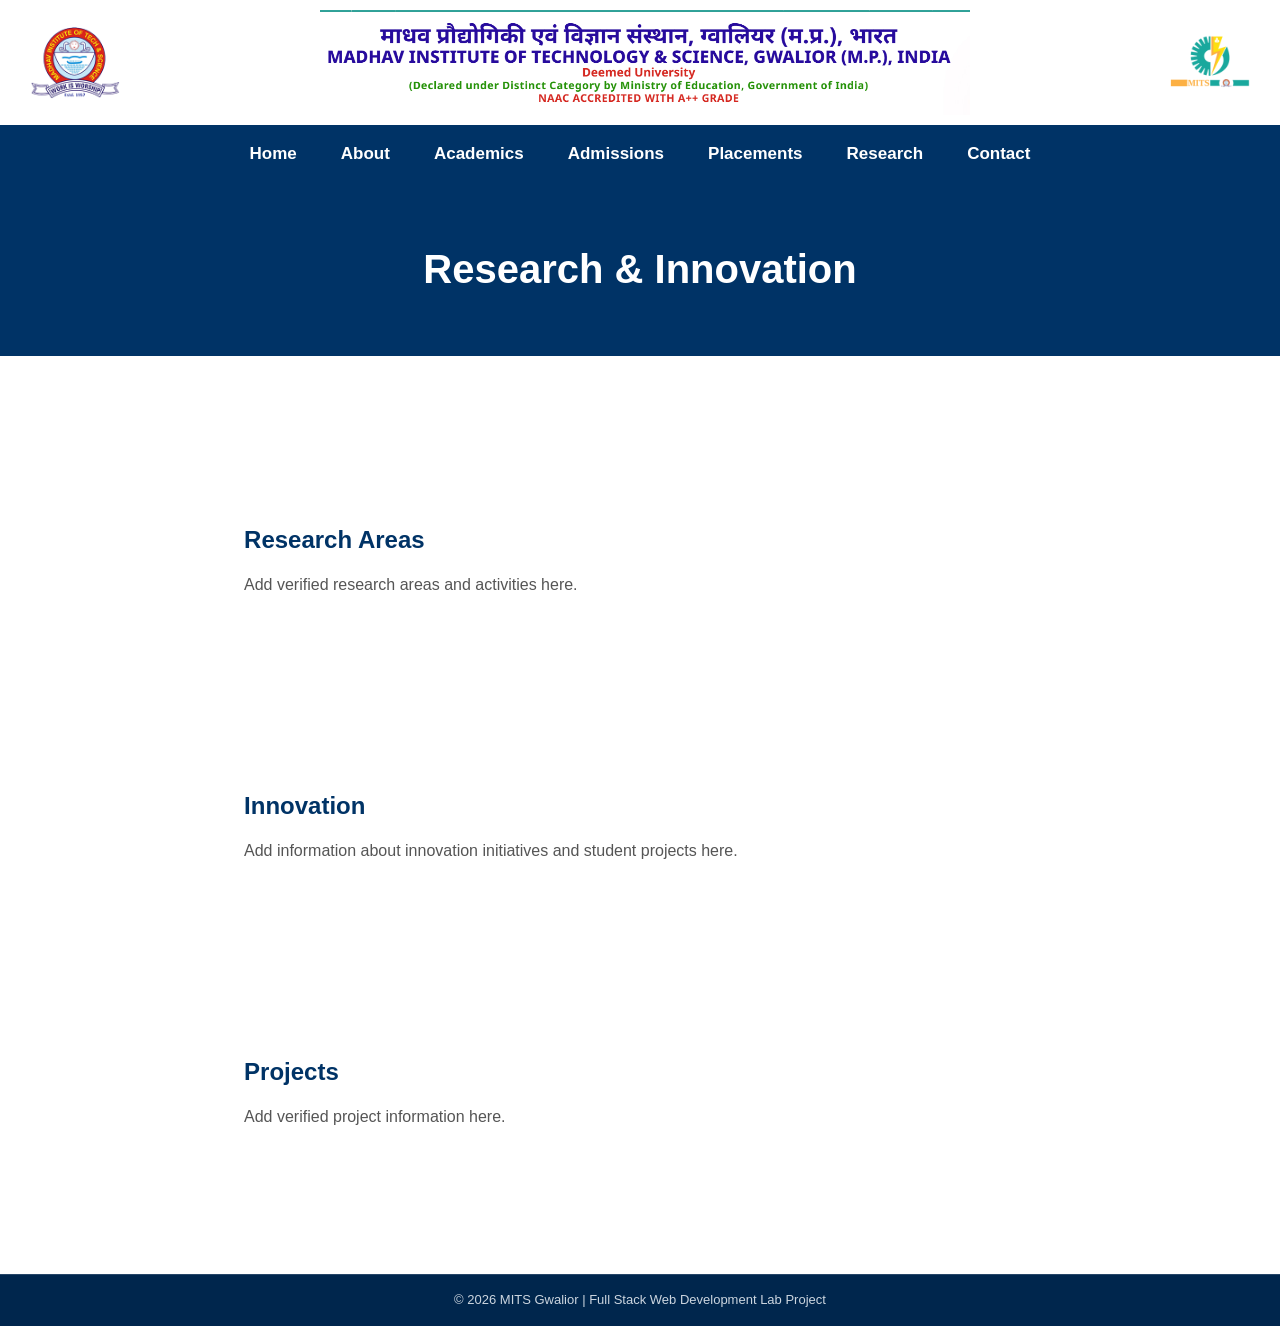
<file: Full-Stack-Web-Dev-MITS-Website/Full-Stack-Web-Dev-MITS/pages/research.html>
<!DOCTYPE html>
<html lang="en">
<head>
<meta charset="UTF-8">
<meta name="viewport" content="width=device-width, initial-scale=1.0">
<title>Research | MITS</title>
<link rel="stylesheet" href="../style.css">
</head>
<body>
<header><div class="header">
<img src="../images/mits-logo.png" class="logo-left" alt="MITS Logo">
<img src="../images/headings.png" class="heading" alt="MITS Gwalior">
<img src="../images/flag_logo.png" class="logo-right" alt="Flag Logo">
</div></header>
<nav><ul>
<li><a href="../index.html">Home</a></li>
<li><a href="about.html">About</a></li>
<li><a href="academics.html">Academics</a></li>
<li><a href="admissions.html">Admissions</a></li>
<li><a href="placements.html">Placements</a></li>
<li><a href="research.html">Research</a></li>
<li><a href="contact.html">Contact</a></li>
</ul></nav>

<div class="page-banner"><h1>Research & Innovation</h1></div>
<main class="page-content">
<section><h2>Research Areas</h2><p>Add verified research areas and activities here.</p></section>
<section><h2>Innovation</h2><p>Add information about innovation initiatives and student projects here.</p></section>
<section><h2>Projects</h2><p>Add verified project information here.</p></section>
</main>

<footer><div class="footer-bottom"><p>© 2026 MITS Gwalior | Full Stack Web Development Lab Project</p></div></footer>
</body>
</html>
</file>
<file: Quiz System/style.css>
* {
    margin: 0;
    padding: 0;
    box-sizing: border-box;
}

body {
    font-family: Arial, Helvetica, sans-serif;
    min-height: 100vh;
    background: linear-gradient(135deg, #eef2ff, #f8fafc);
    color: #1e293b;
}

button,
input,
select {
    font-family: inherit;
}

button {
    cursor: pointer;
}


/* ================================
   MAIN CONTAINER
================================ */

.container {
    width: 100%;
    max-width: 950px;
    margin: auto;
    padding: 40px 20px;
}


/* ================================
   SCREEN SYSTEM
================================ */

.screen {
    display: none;
}

.screen.active {
    display: block;
}


/* ================================
   LOGO
================================ */

.logo {
    font-size: 28px;
    font-weight: 800;
    margin-bottom: 25px;
}

.logo span {
    color: #6366f1;
}


/* ================================
   HOME SCREEN
================================ */

#home-screen {
    text-align: center;
    padding-top: 50px;
}

#home-screen h1 {
    font-size: 48px;
    margin-bottom: 12px;
}

.subtitle {
    color: #64748b;
    font-size: 18px;
    margin-bottom: 35px;
}


/* ================================
   SETUP CARD
================================ */

.setup-card {
    max-width: 500px;
    margin: auto;
    background: white;
    padding: 30px;
    border-radius: 18px;
    box-shadow: 0 15px 40px rgba(15, 23, 42, 0.08);
    text-align: left;
}

.form-group {
    margin-bottom: 20px;
}

.form-group label {
    display: block;
    font-weight: 600;
    margin-bottom: 8px;
}

.form-group input,
.form-group select {
    width: 100%;
    padding: 13px 15px;
    border: 1px solid #cbd5e1;
    border-radius: 9px;
    font-size: 16px;
    outline: none;
}

.form-group input:focus,
.form-group select:focus {
    border-color: #6366f1;
}


/* ================================
   BUTTONS
================================ */

.primary-btn,
.secondary-btn,
.danger-btn {
    border: none;
    padding: 13px 22px;
    border-radius: 9px;
    font-size: 16px;
    font-weight: 600;
    transition: 0.2s;
}

.primary-btn {
    background: #6366f1;
    color: white;
    width: 100%;
}

.primary-btn:hover {
    background: #4f46e5;
    transform: translateY(-1px);
}

.primary-btn:disabled {
    background: #cbd5e1;
    cursor: not-allowed;
    transform: none;
}

.secondary-btn {
    background: white;
    color: #475569;
    border: 1px solid #cbd5e1;
}

.secondary-btn:hover {
    background: #f8fafc;
}

.danger-btn {
    background: #ef4444;
    color: white;
}

.danger-btn:hover {
    background: #dc2626;
}


/* ================================
   INFO BOX
================================ */

.info-box {
    max-width: 500px;
    margin: 25px auto;
    display: flex;
    justify-content: space-around;
    background: white;
    padding: 20px;
    border-radius: 14px;
    box-shadow: 0 10px 25px rgba(15, 23, 42, 0.05);
}

.info-box div {
    display: flex;
    flex-direction: column;
    gap: 5px;
}

.info-box strong {
    font-size: 22px;
    color: #6366f1;
}

.info-box span {
    font-size: 13px;
    color: #64748b;
}


/* ================================
   QUIZ HEADER
================================ */

.quiz-header {
    display: flex;
    justify-content: space-between;
    align-items: center;
    margin-bottom: 15px;
}

.small-label {
    color: #64748b;
    font-size: 14px;
}

.quiz-header h2 {
    margin-top: 4px;
}

.timer {
    background: white;
    padding: 12px 20px;
    border-radius: 10px;
    font-weight: bold;
    font-size: 20px;
    box-shadow: 0 5px 15px rgba(15, 23, 42, 0.08);
}

.timer.warning {
    color: #ef4444;
}


/* ================================
   PROGRESS BAR
================================ */

.progress-container {
    height: 8px;
    background: #e2e8f0;
    border-radius: 20px;
    overflow: hidden;
    margin-bottom: 25px;
}

#progress-bar {
    height: 100%;
    width: 10%;
    background: #6366f1;
    transition: width 0.3s;
}


/* ================================
   QUESTION CARD
================================ */

.question-card {
    background: white;
    border-radius: 18px;
    padding: 35px;
    box-shadow: 0 15px 40px rgba(15, 23, 42, 0.08);
}

.category {
    display: inline-block;
    padding: 6px 12px;
    border-radius: 20px;
    background: #eef2ff;
    color: #4f46e5;
    font-size: 13px;
    font-weight: 600;
    margin-bottom: 20px;
}

.question-card h2 {
    font-size: 26px;
    line-height: 1.4;
    margin-bottom: 30px;
}


/* ================================
   ANSWER OPTIONS
================================ */

.options {
    display: grid;
    grid-template-columns: 1fr 1fr;
    gap: 15px;
}

.option {
    padding: 17px;
    border: 2px solid #e2e8f0;
    background: white;
    border-radius: 10px;
    text-align: left;
    font-size: 16px;
    transition: 0.2s;
}

.option:hover {
    border-color: #6366f1;
    background: #f8faff;
}

.option.selected {
    border-color: #6366f1;
    background: #eef2ff;
}

.option.correct {
    border-color: #22c55e;
    background: #dcfce7;
}

.option.incorrect {
    border-color: #ef4444;
    background: #fee2e2;
}

.option:disabled {
    cursor: default;
}


/* ================================
   QUIZ FOOTER
================================ */

.quiz-footer {
    display: flex;
    justify-content: space-between;
    align-items: center;
    margin-top: 20px;
}

.quiz-footer .primary-btn {
    width: auto;
}

#answered-text {
    color: #64748b;
    font-size: 14px;
}


/* ================================
   RESULT SCREEN
================================ */

#result-screen {
    padding-top: 40px;
}

.result-card {
    max-width: 600px;
    margin: auto;
    text-align: center;
    background: white;
    padding: 45px 35px;
    border-radius: 20px;
    box-shadow: 0 15px 40px rgba(15, 23, 42, 0.08);
}

.result-icon {
    width: 70px;
    height: 70px;
    margin: 0 auto 20px;
    display: flex;
    justify-content: center;
    align-items: center;
    background: #dcfce7;
    color: #16a34a;
    border-radius: 50%;
    font-size: 35px;
    font-weight: bold;
}

.result-card h1 {
    margin-bottom: 10px;
}

.result-card p {
    color: #64748b;
}


/* ================================
   SCORE
================================ */

.score-display {
    margin: 30px 0;
    padding: 25px;
    background: #f8fafc;
    border-radius: 15px;
}

.score-display span {
    display: block;
    color: #64748b;
    margin-bottom: 8px;
}

.score-display strong {
    font-size: 48px;
    color: #6366f1;
}


/* ================================
   RESULT STATS
================================ */

.result-stats {
    display: grid;
    grid-template-columns: repeat(3, 1fr);
    gap: 15px;
    margin-bottom: 30px;
}

.result-stats div {
    padding: 15px;
    background: #f8fafc;
    border-radius: 10px;
}

.result-stats strong {
    display: block;
    font-size: 22px;
    margin-bottom: 5px;
}

.result-stats span {
    color: #64748b;
    font-size: 13px;
}

.result-actions {
    display: flex;
    gap: 12px;
}

.result-actions button {
    flex: 1;
}


/* ================================
   LEADERBOARD
================================ */

#leaderboard-screen {
    padding-top: 20px;
}

.leaderboard-header {
    display: flex;
    justify-content: space-between;
    align-items: flex-start;
    margin-bottom: 30px;
}

.leaderboard-header .logo {
    margin-bottom: 10px;
}

.leaderboard-header h1 {
    margin-bottom: 5px;
}

.leaderboard-header p {
    color: #64748b;
}

.leaderboard-card {
    background: white;
    border-radius: 18px;
    overflow: hidden;
    box-shadow: 0 15px 40px rgba(15, 23, 42, 0.08);
}

.leaderboard-title,
.leaderboard-row {
    display: grid;
    grid-template-columns: 80px 1fr 100px 120px;
    gap: 15px;
    align-items: center;
    padding: 18px 25px;
}

.leaderboard-title {
    background: #f8fafc;
    color: #64748b;
    font-size: 13px;
    font-weight: bold;
    text-transform: uppercase;
}

.leaderboard-row {
    border-top: 1px solid #e2e8f0;
}

.rank {
    font-weight: bold;
    color: #6366f1;
}

.player {
    font-weight: 600;
}

.score {
    font-weight: bold;
}

.date {
    color: #64748b;
    font-size: 13px;
}

.empty-state {
    padding: 40px;
    text-align: center;
    color: #64748b;
}

#reset-leaderboard-btn {
    margin-top: 20px;
}


/* ================================
   LOADING OVERLAY
================================ */

.loading-overlay {
    display: none;
    position: fixed;
    inset: 0;
    background: rgba(15, 23, 42, 0.75);
    color: white;
    z-index: 1000;
    justify-content: center;
    align-items: center;
    flex-direction: column;
}

.loading-overlay.active {
    display: flex;
}

.loader {
    width: 45px;
    height: 45px;
    border: 5px solid rgba(255, 255, 255, 0.3);
    border-top-color: white;
    border-radius: 50%;
    animation: spin 0.8s linear infinite;
    margin-bottom: 20px;
}

.loading-overlay p {
    color: #cbd5e1;
    margin-top: 8px;
}

@keyframes spin {
    to {
        transform: rotate(360deg);
    }
}


/* ================================
   RESPONSIVE DESIGN
================================ */

@media (max-width: 650px) {

    .container {
        padding: 25px 15px;
    }

    #home-screen h1 {
        font-size: 34px;
    }

    .options {
        grid-template-columns: 1fr;
    }

    .question-card {
        padding: 25px 20px;
    }

    .question-card h2 {
        font-size: 21px;
    }

    .quiz-footer {
        flex-direction: column;
        gap: 15px;
        align-items: stretch;
    }

    .quiz-footer .primary-btn {
        width: 100%;
    }

    .result-stats {
        grid-template-columns: 1fr;
    }

    .result-actions {
        flex-direction: column;
    }

    .leaderboard-title,
    .leaderboard-row {
        grid-template-columns: 45px 1fr 70px;
    }

    .leaderboard-title span:last-child,
    .date {
        display: none;
    }

    .leaderboard-header {
        flex-direction: column;
        gap: 15px;
    }

    .info-box {
        gap: 10px;
    }
}
</file>
<file: student-academic-portal/style.css>
*{box-sizing:border-box;margin:0;padding:0}
body{font-family:Arial,Helvetica,sans-serif;background:#f4f7fb;color:#1f2937;line-height:1.5}
.navbar{background:#173b8f;color:white;padding:18px 6%;display:flex;align-items:center;justify-content:space-between;gap:20px;flex-wrap:wrap}
.navbar h2{font-size:22px}.navbar nav{display:flex;gap:22px;flex-wrap:wrap}
.navbar a{color:white;text-decoration:none;font-weight:600;padding:8px 4px}.navbar a.active,.navbar a:hover{border-bottom:2px solid white}
.container{width:88%;max-width:1200px;margin:40px auto}.narrow{max-width:760px}
.hero{background:white;text-align:center;padding:55px 30px;border-radius:16px;box-shadow:0 5px 20px rgba(0,0,0,.07)}
.hero h1{font-size:38px;color:#173b8f;margin-bottom:12px}.hero p{margin-bottom:25px;color:#64748b}
.btn{display:inline-block;border:0;background:#173b8f;color:white;text-decoration:none;padding:11px 18px;border-radius:7px;cursor:pointer;font-weight:600}
.btn:hover{opacity:.9}.secondary{background:#64748b}
.stats{display:grid;grid-template-columns:repeat(3,1fr);gap:20px;margin:25px 0}
.stat-card,.info-card,.form-card,.details-card{background:white;border-radius:14px;padding:25px;box-shadow:0 5px 18px rgba(0,0,0,.06)}
.stat-card{text-align:center}.stat-card h3{font-size:30px;color:#173b8f}.stat-card p{color:#64748b}
.info-card h2{margin-bottom:18px}.feature-grid{display:grid;grid-template-columns:repeat(2,1fr);gap:15px}
.feature-grid div{padding:18px;background:#f1f5f9;border-radius:10px}.feature-grid h3{color:#173b8f;margin-bottom:5px}
.page-header{display:flex;align-items:center;justify-content:space-between;gap:15px;margin-bottom:25px}
.page-header h1{color:#173b8f}.page-header p{color:#64748b}
.search{width:100%;padding:13px;border:1px solid #cbd5e1;border-radius:8px;margin-bottom:18px;font-size:15px}
.table-wrapper{overflow-x:auto;background:white;border-radius:12px;box-shadow:0 5px 18px rgba(0,0,0,.06)}
table{width:100%;border-collapse:collapse;min-width:850px}th,td{padding:14px;text-align:left;border-bottom:1px solid #e5e7eb}
th{background:#173b8f;color:white}tr:hover td{background:#f8fafc}
.action{border:0;padding:7px 10px;border-radius:5px;color:white;cursor:pointer;margin:2px;font-size:12px}
.view{background:#16a34a}.edit{background:#f59e0b}.delete{background:#dc2626}
.center{text-align:center}.form-card label{display:block;font-weight:600;margin:14px 0 6px}
.form-card input,.form-card select{width:100%;padding:12px;border:1px solid #cbd5e1;border-radius:7px;font-size:15px}
.form-actions{margin-top:22px;display:flex;gap:8px}.details-card{font-size:16px}.details-card h2{color:#173b8f;margin-bottom:20px}
.details-card p{padding:10px 0;border-bottom:1px solid #e5e7eb}.details-card strong{display:inline-block;width:150px}
@media(max-width:700px){.container{width:94%}.stats,.feature-grid{grid-template-columns:1fr}.hero h1{font-size:28px}.page-header{align-items:flex-start;flex-direction:column}.navbar{padding:16px 4%}}
</file>
<file: Full-Stack-Web-Dev-MITS-Website/Full-Stack-Web-Dev-MITS/style.css>
* {
    margin: 0;
    padding: 0;
    box-sizing: border-box;
}

html {
    scroll-behavior: smooth;
}

body {
    font-family: Arial, sans-serif;
    color: #222;
    background: #fff;
    line-height: 1.6;
}

a {
    text-decoration: none;
}

ul {
    list-style: none;
}

/* Header */
.header {
    display: flex;
    align-items: center;
    justify-content: space-between;
    gap: 20px;
    padding: 10px 30px;
    background: white;
}

.logo-left {
    width: 90px;
    height: auto;
}

.heading {
    width: 650px;
    max-width: 70%;
    height: auto;
}

.logo-right {
    width: 80px;
    height: auto;
}

/* Navigation */
nav {
    background: #003366;
}

nav > ul {
    list-style: none;
    display: flex;
    justify-content: center;
    align-items: center;
}

nav > ul > li {
    position: relative;
}

nav > ul > li > a {
    display: block;
    color: white;
    text-decoration: none;
    padding: 15px 22px;
    font-size: 17px;
    font-weight: 600;
}

nav > ul > li:hover > a {
    background: #b22222;
}

/* Dropdown */
.dropdown-content {
    display: none;
    position: absolute;
    top: 100%;
    left: 0;
    z-index: 100;
    background: white;
    min-width: 220px;
    box-shadow: 0 5px 10px rgba(0,0,0,.3);
    border-top: 3px solid #b22222;
}

.dropdown-content li {
    width: 100%;
}

.dropdown-content li a {
    display: block;
    color: black;
    padding: 12px 18px;
    border-bottom: 1px solid #eee;
}

.dropdown-content li a:hover {
    background: #f2f2f2;
    color: #003366;
}

.dropdown:hover .dropdown-content {
    display: block;
}

/* Hero */
.hero {
    width: 100%;
}

.hero img {
    width: 100%;
    height: 500px;
    object-fit: cover;
    display: block;
}

/* Common */
section {
    padding: 70px 7%;
}

.section-title {
    text-align: center;
    margin-bottom: 35px;
}

.section-title h2 {
    color: #003366;
    font-size: 32px;
}

.section-title span,
.line {
    display: block;
    width: 60px;
    height: 4px;
    background: #b22222;
    margin: 12px auto 0;
}

/* News */
.news {
    background: #f6f6f6;
}

.news-grid,
.feature-grid,
.highlight-grid {
    max-width: 1150px;
    margin: auto;
    display: grid;
    grid-template-columns: repeat(3, 1fr);
    gap: 25px;
}

.card,
.feature-card {
    background: white;
    padding: 28px;
    border: 1px solid #ddd;
    border-top: 4px solid #003366;
    transition: .3s;
}

.card:hover,
.feature-card:hover {
    transform: translateY(-5px);
    box-shadow: 0 8px 20px rgba(0,0,0,.1);
}

.card h3,
.feature-card h3 {
    color: #003366;
    margin-bottom: 10px;
}

.card p,
.feature-card p {
    color: #555;
}

/* About */
.about-preview {
    background: #003366;
    color: white;
}

.about-preview .content {
    max-width: 1000px;
    margin: auto;
}

.about-preview h2 {
    font-size: 34px;
}

.about-preview .line {
    margin: 12px 0 20px;
    background: white;
}

.about-preview p {
    max-width: 800px;
    margin-bottom: 25px;
}

.button {
    display: inline-block;
    padding: 11px 24px;
    background: #b22222;
    color: white;
    font-weight: bold;
}

/* Academics */
.academics-preview {
    background: white;
}

.feature-card a {
    display: inline-block;
    margin-top: 15px;
    color: #b22222;
    font-weight: bold;
}

/* Highlights */
.highlights {
    background: #f6f6f6;
}

.highlight-grid {
    grid-template-columns: repeat(4, 1fr);
}

.highlight-card {
    padding: 30px;
    background: #fff;
    color: #222;
    border-left: 4px solid #b22222;
    transition: .3s;
}

.highlight-card:hover {
    background: #003366;
    color: white;
    transform: translateY(-5px);
}

.highlight-card h3 {
    color: #003366;
    margin-bottom: 8px;
}

.highlight-card:hover h3 {
    color: white;
}

/* Footer */
footer {
    background: #00264d;
    color: white;
}

.footer-grid {
    max-width: 1150px;
    margin: auto;
    padding: 50px 7%;
    display: grid;
    grid-template-columns: 2fr 1fr 1fr;
    gap: 40px;
}

.footer-grid h3 {
    margin-bottom: 15px;
}

.footer-grid p {
    color: #cbd5df;
}

.footer-grid a {
    display: block;
    color: #cbd5df;
    margin-bottom: 8px;
}

.footer-grid a:hover {
    color: white;
}

.footer-bottom {
    text-align: center;
    padding: 15px;
    border-top: 1px solid rgba(255,255,255,.15);
    color: #cbd5df;
    font-size: 13px;
}

/* Inner pages */
.page-banner {
    background: #003366;
    color: white;
    text-align: center;
    padding: 55px 20px;
}

.page-banner h1 {
    font-size: 40px;
}

.page-content {
    max-width: 1100px;
    margin: auto;
    padding: 60px 7%;
}

.page-content h2 {
    color: #003366;
    margin: 35px 0 12px;
}

.page-content p {
    color: #555;
    margin-bottom: 15px;
}

.info-grid {
    display: grid;
    grid-template-columns: repeat(3, 1fr);
    gap: 20px;
    margin-top: 30px;
}

.info-card {
    padding: 25px;
    border: 1px solid #ddd;
    border-top: 4px solid #003366;
}

.info-card h3 {
    color: #003366;
    margin-bottom: 8px;
}

/* Responsive */
@media (max-width: 900px) {
    .header {
        padding: 15px;
    }

    .heading {
        width: 500px;
    }

    nav > ul > li > a {
        padding: 13px 10px;
        font-size: 14px;
    }

    .news-grid,
    .feature-grid,
    .highlight-grid,
    .info-grid {
        grid-template-columns: repeat(2, 1fr);
    }

    .highlight-grid {
        grid-template-columns: repeat(2, 1fr);
    }

    .footer-grid {
        grid-template-columns: 1fr 1fr;
    }
}

@media (max-width: 600px) {
    .header {
        flex-direction: column;
    }

    .heading {
        max-width: 95%;
        width: 500px;
    }

    nav > ul {
        flex-direction: column;
    }

    nav > ul > li {
        width: 100%;
        text-align: center;
    }

    .dropdown-content {
        position: static;
        width: 100%;
        box-shadow: none;
    }

    .hero img {
        height: 300px;
    }

    section {
        padding: 50px 5%;
    }

    .news-grid,
    .feature-grid,
    .highlight-grid,
    .info-grid,
    .footer-grid {
        grid-template-columns: 1fr;
    }
}
</file>
